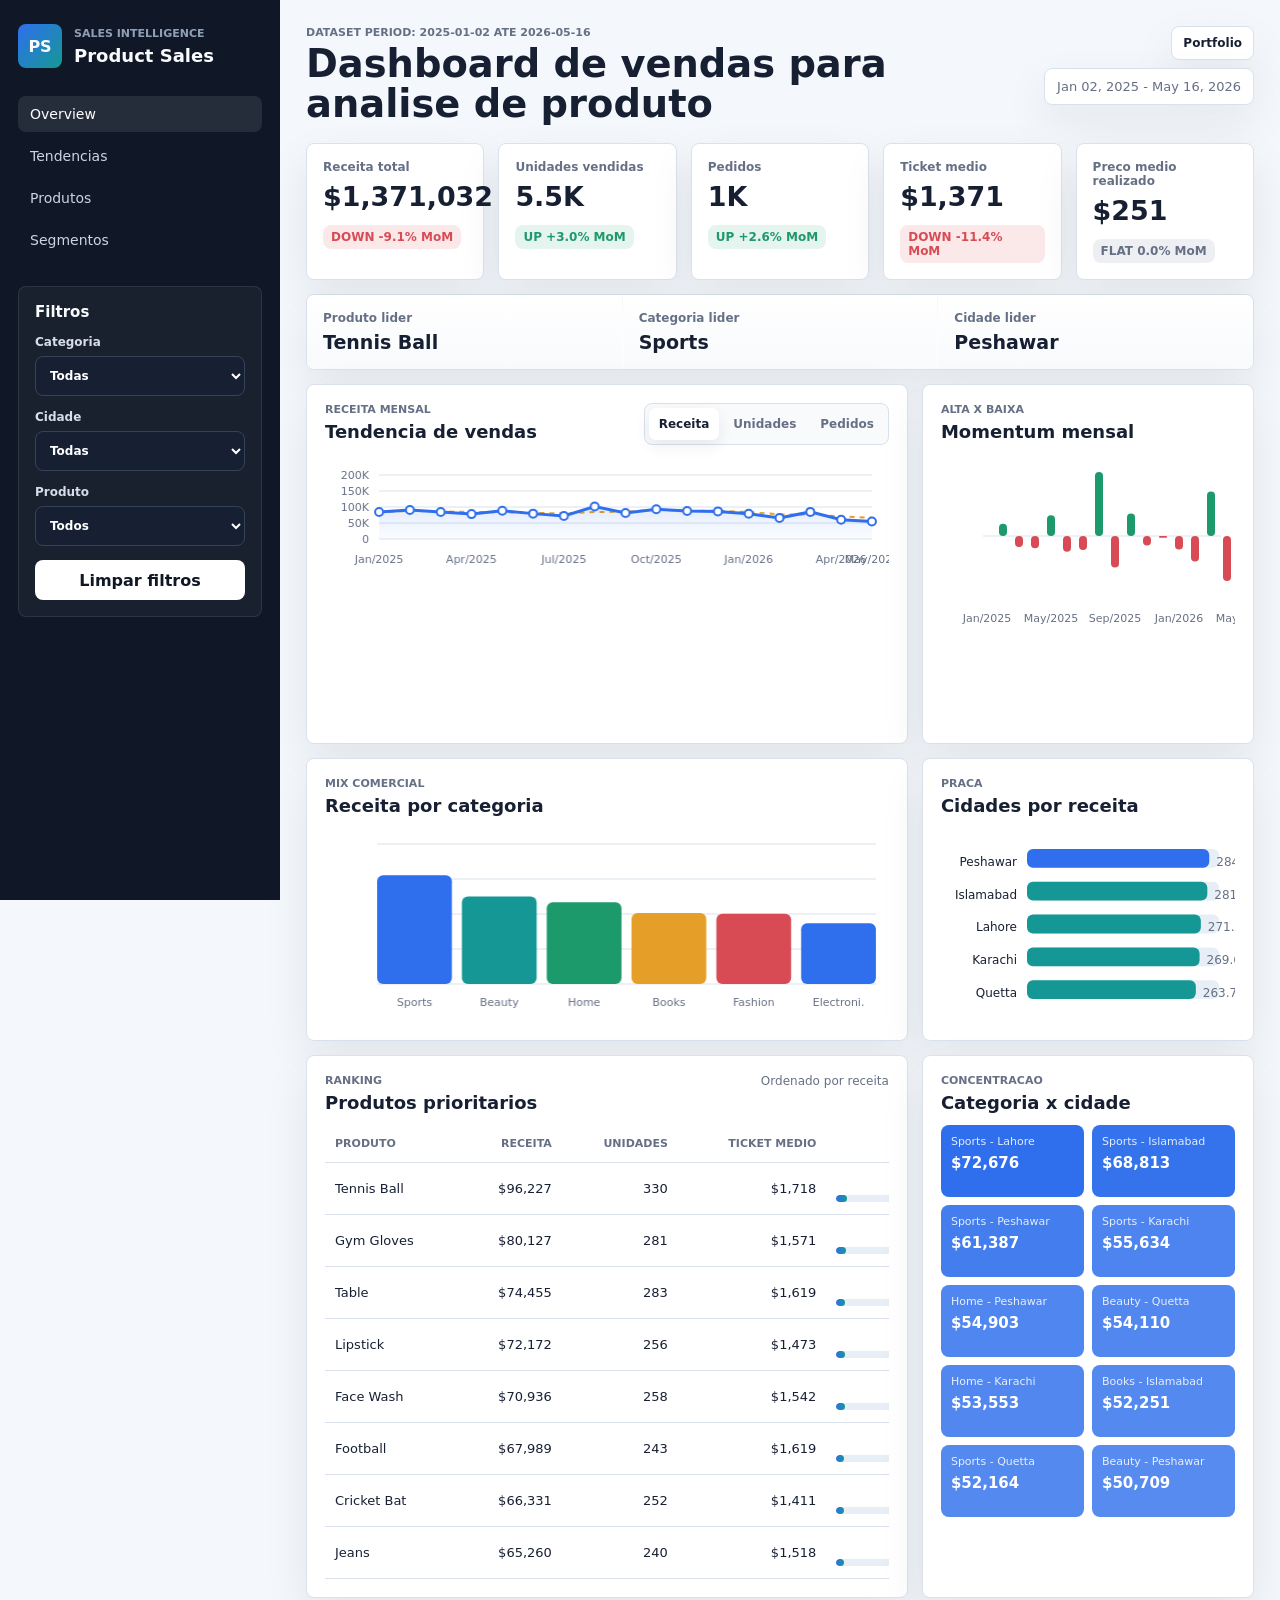
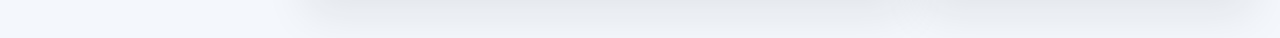
<file: docs/demos/productsalesanalysis/index.html>
<!doctype html>
<html lang="pt-BR">
  <head>
    <meta charset="utf-8" />
    <meta name="viewport" content="width=device-width, initial-scale=1" />
    <title>Product Sales Dashboard</title>
    <meta
      name="description"
      content="Dashboard estatico de vendas de produtos com KPIs, tendencias, segmentacao e ranking comercial."
    />
    <link rel="stylesheet" href="assets/styles.css" />
  </head>
  <body>
    <div class="app-shell">
      <aside class="sidebar">
        <div class="brand-block">
          <div class="brand-mark">PS</div>
          <div>
            <p class="eyebrow">Sales Intelligence</p>
            <h1>Product Sales</h1>
          </div>
        </div>

        <nav class="nav-list" aria-label="Dashboard sections">
          <a href="#overview" class="active">Overview</a>
          <a href="#trends">Tendencias</a>
          <a href="#products">Produtos</a>
          <a href="#segments">Segmentos</a>
        </nav>

        <section class="filter-panel" aria-label="Filtros">
          <h2>Filtros</h2>
          <label>
            Categoria
            <select id="categoryFilter">
              <option value="all">Todas</option>
              <option value="Beauty">Beauty</option>
              <option value="Books">Books</option>
              <option value="Electronics">Electronics</option>
              <option value="Fashion">Fashion</option>
              <option value="Home">Home</option>
              <option value="Sports">Sports</option>
            </select>
          </label>
          <label>
            Cidade
            <select id="cityFilter">
              <option value="all">Todas</option>
              <option value="Islamabad">Islamabad</option>
              <option value="Karachi">Karachi</option>
              <option value="Lahore">Lahore</option>
              <option value="Peshawar">Peshawar</option>
              <option value="Quetta">Quetta</option>
            </select>
          </label>
          <label>
            Produto
            <select id="productFilter">
              <option value="all">Todos</option>
              <option value="Chair">Chair</option>
              <option value="Coffee Mug">Coffee Mug</option>
              <option value="Cricket Bat">Cricket Bat</option>
              <option value="Face Wash">Face Wash</option>
              <option value="Football">Football</option>
              <option value="Gym Gloves">Gym Gloves</option>
              <option value="Headphones">Headphones</option>
              <option value="History Book">History Book</option>
              <option value="Jacket">Jacket</option>
              <option value="Jeans">Jeans</option>
              <option value="Keyboard">Keyboard</option>
              <option value="Lamp">Lamp</option>
              <option value="Lipstick">Lipstick</option>
              <option value="Math Guide">Math Guide</option>
              <option value="Novel">Novel</option>
              <option value="Perfume">Perfume</option>
              <option value="Science Book">Science Book</option>
              <option value="Shampoo">Shampoo</option>
              <option value="Shoes">Shoes</option>
              <option value="Smart Watch">Smart Watch</option>
              <option value="T-Shirt">T-Shirt</option>
              <option value="Table">Table</option>
              <option value="Tennis Ball">Tennis Ball</option>
              <option value="Wireless Mouse">Wireless Mouse</option>
            </select>
          </label>
          <button id="resetFilters" type="button">Limpar filtros</button>
        </section>
      </aside>

      <main>
        <header class="topbar" id="overview">
          <div>
            <p class="eyebrow">Dataset period: 2025-01-02 ate 2026-05-16</p>
            <h2>Dashboard de vendas para analise de produto</h2>
          </div>
          <div class="topbar-actions">
            <a class="portfolio-link" href="../../">Portfolio</a>
            <div class="status-pill" id="periodLabel">Carregando dados</div>
          </div>
        </header>

        <section class="empty-state" id="emptyState" hidden>
          Nenhum dado encontrado para os filtros selecionados.
        </section>

        <section class="kpi-grid" id="kpiGrid" aria-label="Indicadores principais"></section>

        <section class="insight-strip" aria-label="Resumo executivo">
          <div>
            <span>Produto lider</span>
            <strong id="leaderProduct">-</strong>
          </div>
          <div>
            <span>Categoria lider</span>
            <strong id="leaderCategory">-</strong>
          </div>
          <div>
            <span>Cidade lider</span>
            <strong id="leaderCity">-</strong>
          </div>
        </section>

        <section class="dashboard-grid" id="trends">
          <article class="panel panel-wide">
            <div class="panel-header">
              <div>
                <p class="eyebrow">Receita mensal</p>
                <h3>Tendencia de vendas</h3>
              </div>
              <div class="segmented" role="group" aria-label="Metrica temporal">
                <button class="active" data-timeseries="revenue" type="button">Receita</button>
                <button data-timeseries="units" type="button">Unidades</button>
                <button data-timeseries="orders" type="button">Pedidos</button>
              </div>
            </div>
            <canvas id="trendChart" height="120"></canvas>
          </article>

          <article class="panel">
            <div class="panel-header">
              <div>
                <p class="eyebrow">Alta x baixa</p>
                <h3>Momentum mensal</h3>
              </div>
            </div>
            <canvas id="momentumChart" height="180"></canvas>
          </article>
        </section>

        <section class="dashboard-grid" id="products">
          <article class="panel">
            <div class="panel-header">
              <div>
                <p class="eyebrow">Mix comercial</p>
                <h3>Receita por categoria</h3>
              </div>
            </div>
            <canvas id="categoryChart" height="190"></canvas>
          </article>

          <article class="panel">
            <div class="panel-header">
              <div>
                <p class="eyebrow">Praca</p>
                <h3>Cidades por receita</h3>
              </div>
            </div>
            <canvas id="cityChart" height="190"></canvas>
          </article>
        </section>

        <section class="dashboard-grid" id="segments">
          <article class="panel panel-wide">
            <div class="panel-header">
              <div>
                <p class="eyebrow">Ranking</p>
                <h3>Produtos prioritarios</h3>
              </div>
              <span class="muted">Ordenado por receita</span>
            </div>
            <div class="table-wrap">
              <table>
                <thead>
                  <tr>
                    <th>Produto</th>
                    <th>Receita</th>
                    <th>Unidades</th>
                    <th>Ticket medio</th>
                    <th>Share</th>
                  </tr>
                </thead>
                <tbody id="productTable"></tbody>
              </table>
            </div>
          </article>

          <article class="panel">
            <div class="panel-header">
              <div>
                <p class="eyebrow">Concentracao</p>
                <h3>Categoria x cidade</h3>
              </div>
            </div>
            <div id="heatmap" class="heatmap"></div>
          </article>
        </section>
      </main>
    </div>

    <script>window.STATIC_SALES_DATA_URL = "assets/sales-data.json";</script>
    <script src="assets/app.js"></script>
  </body>
</html>
</file>
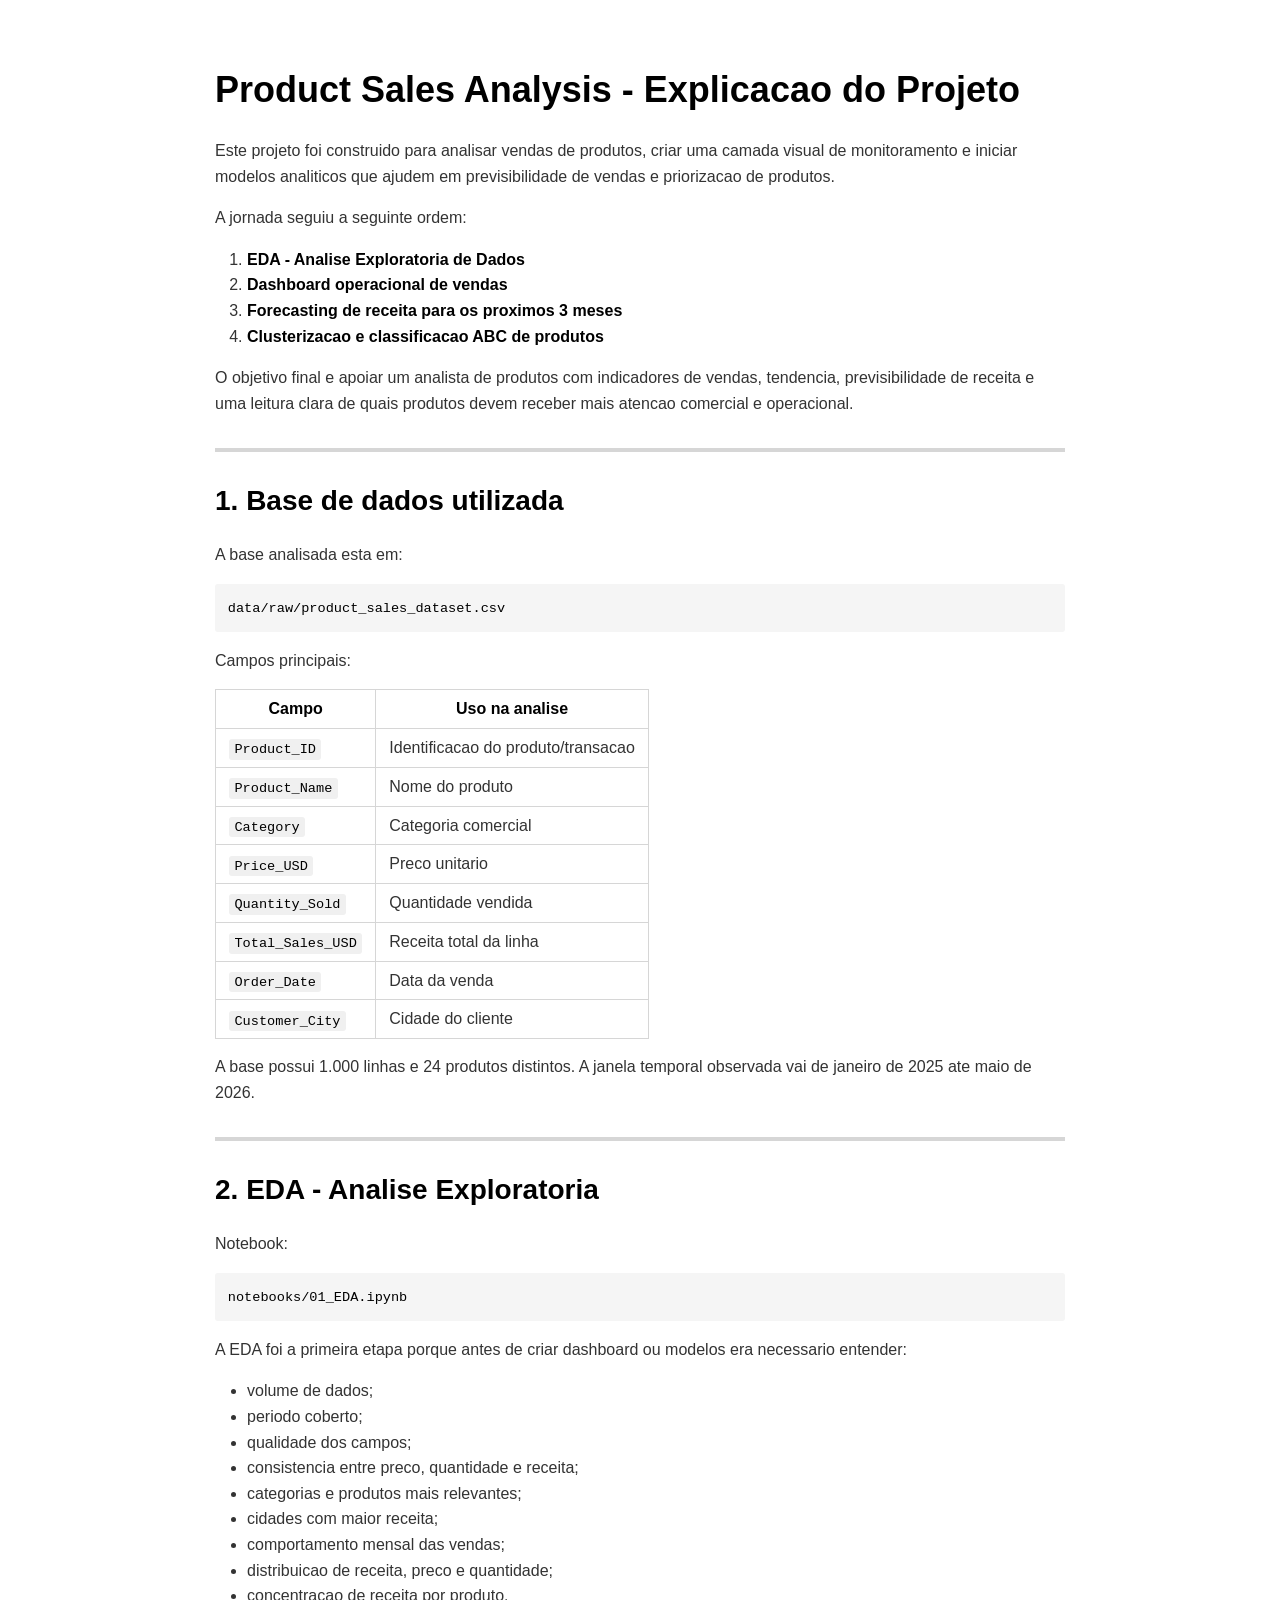
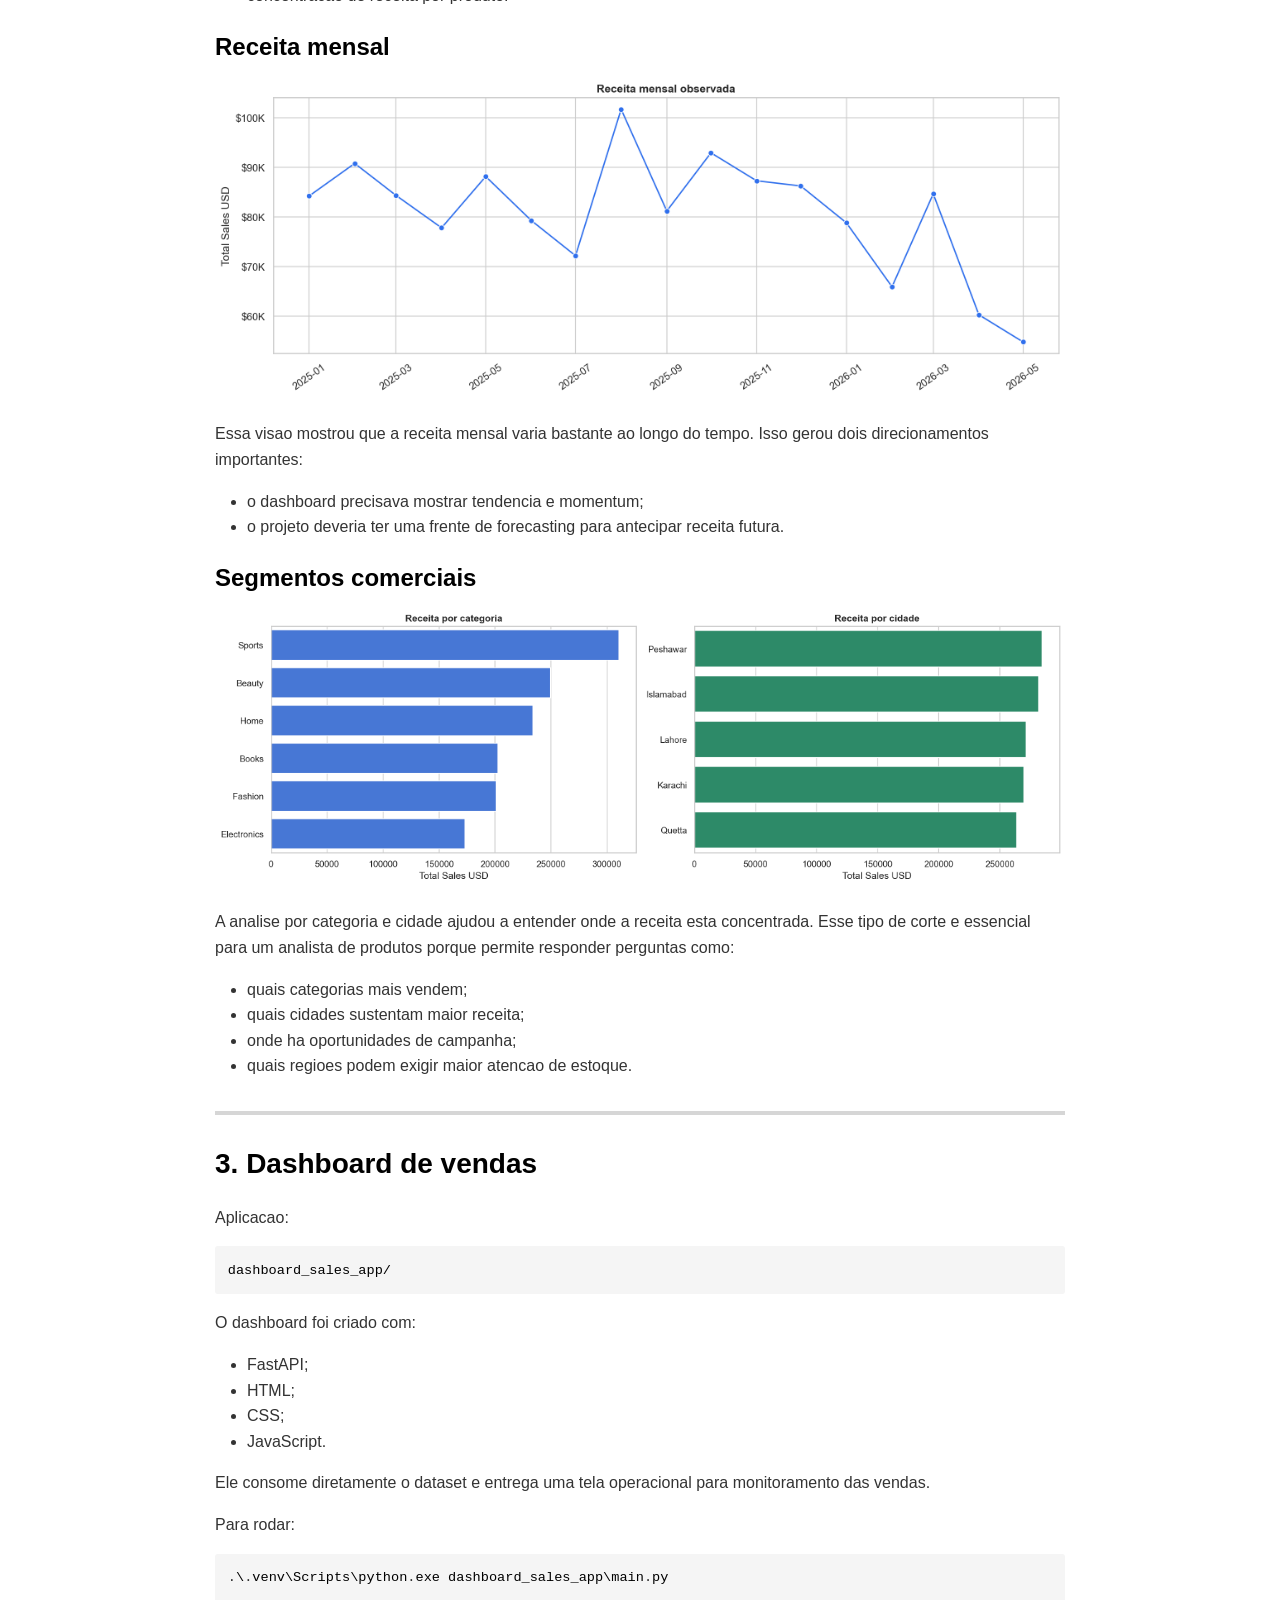
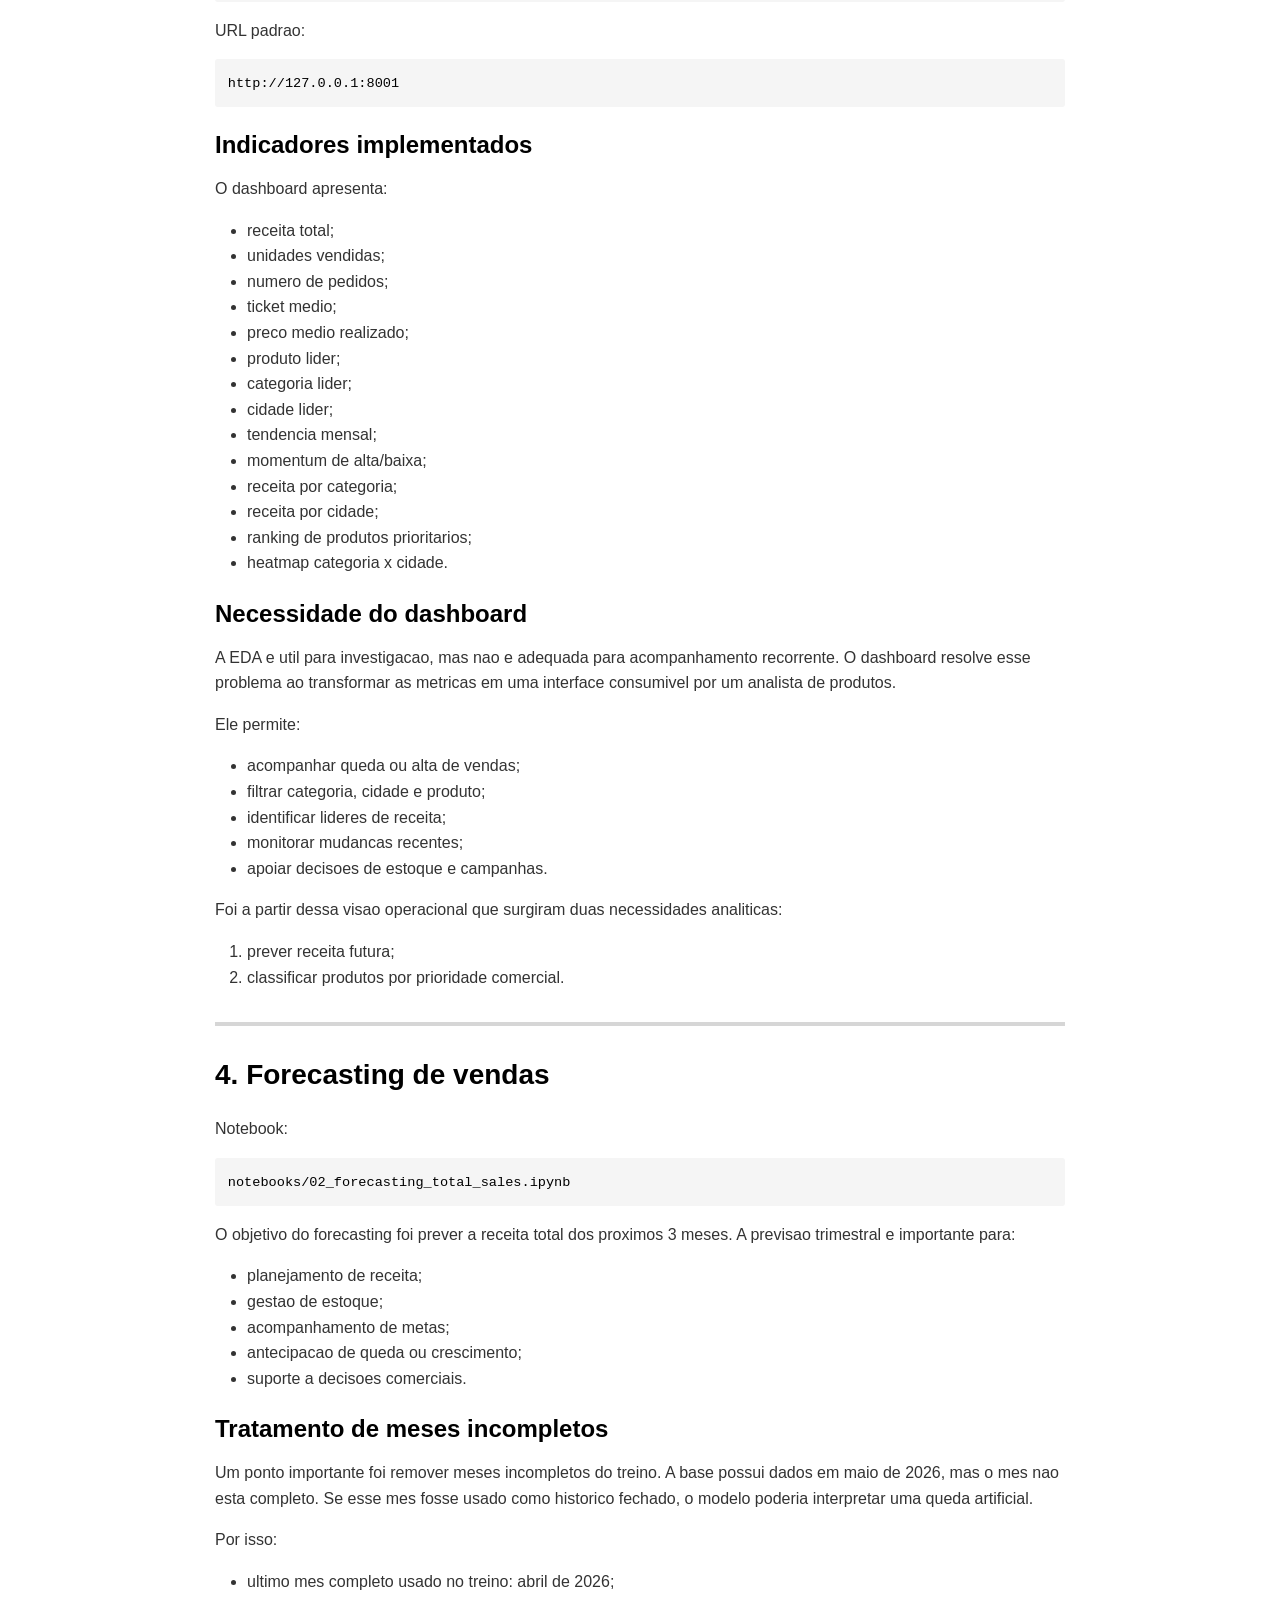
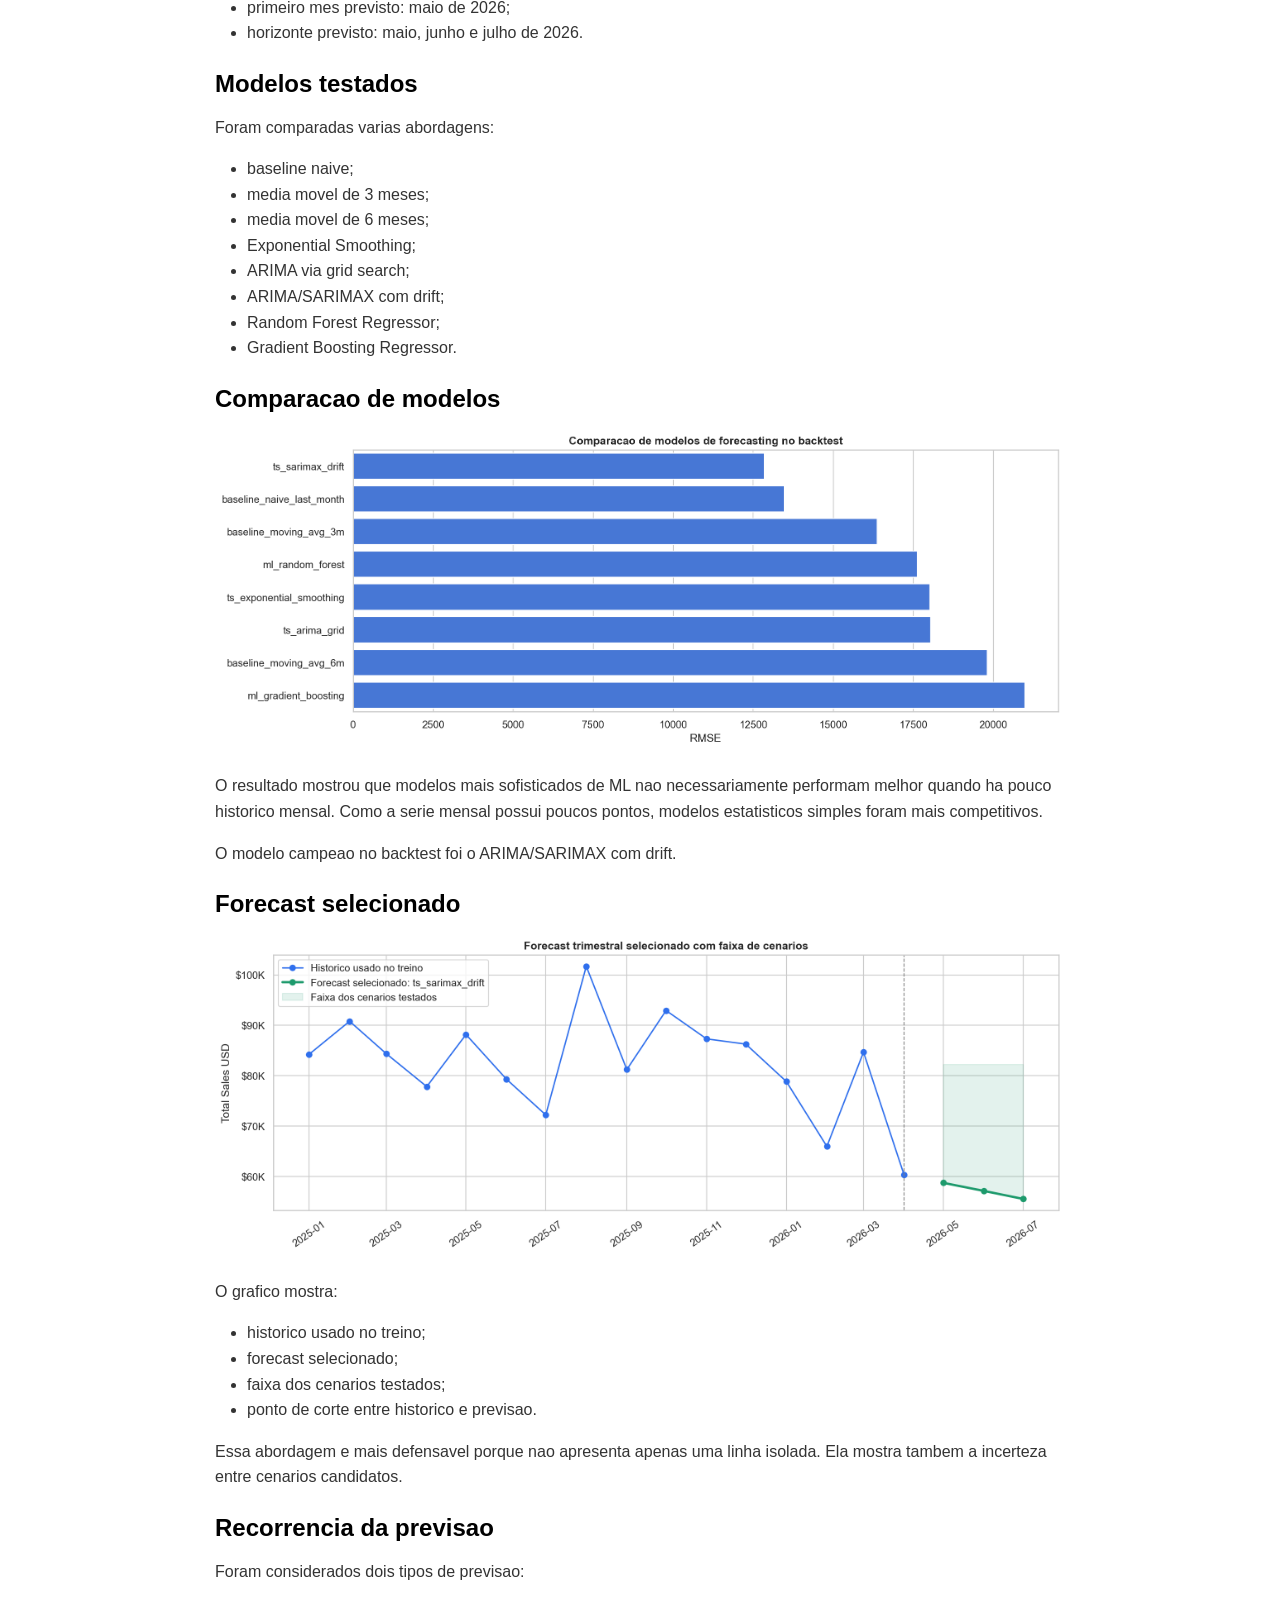
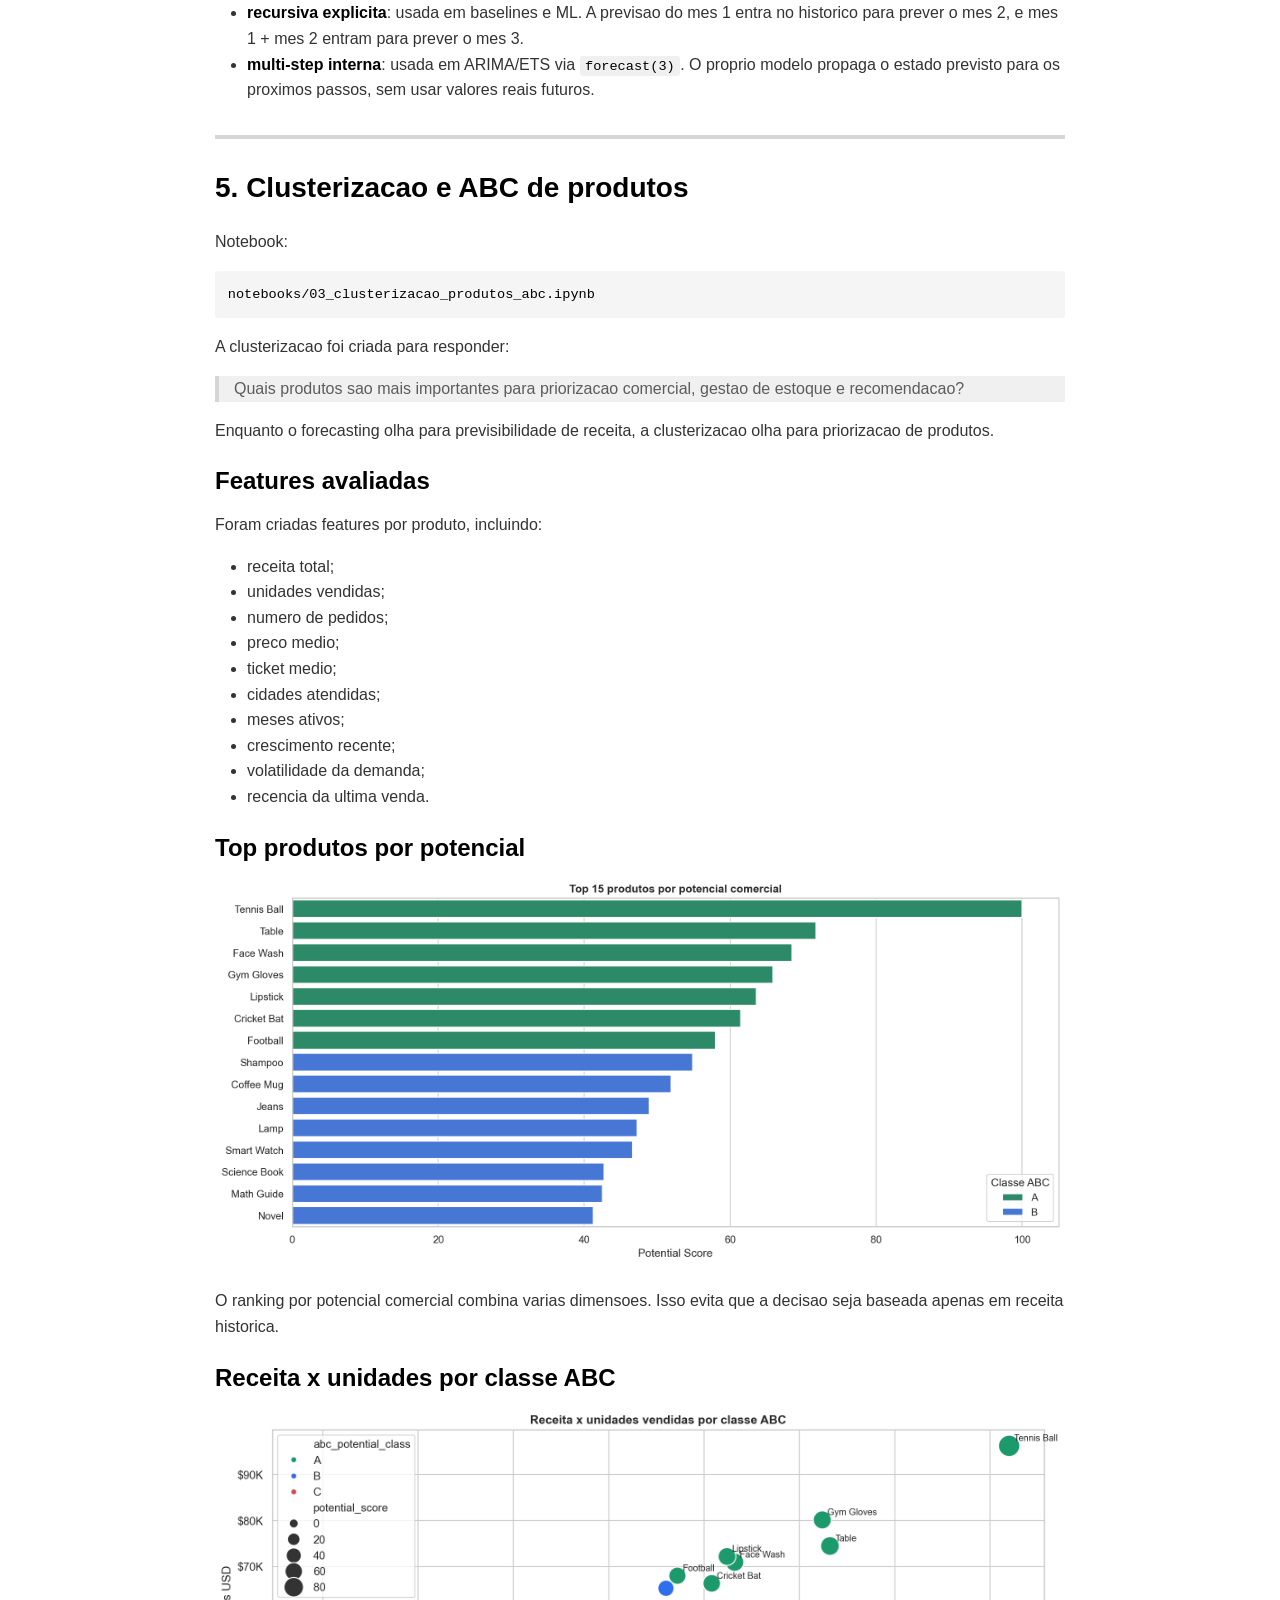
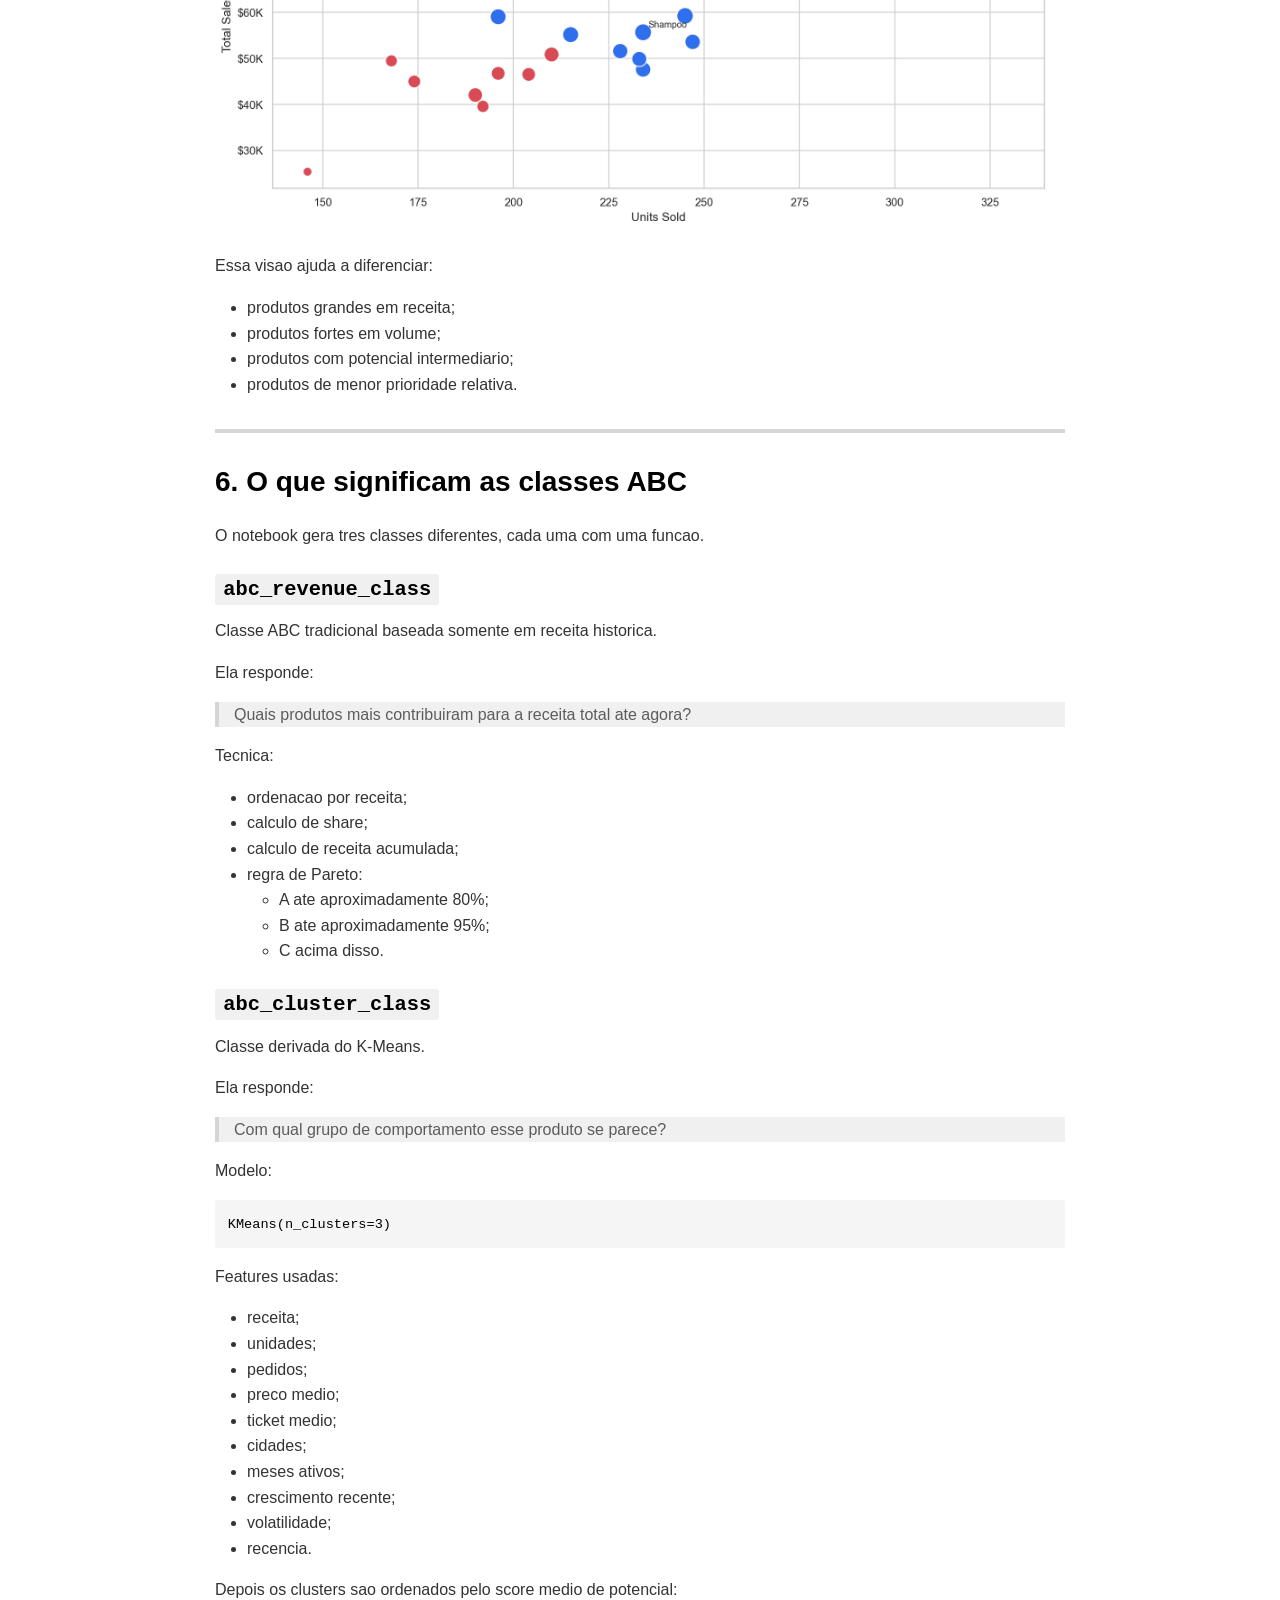
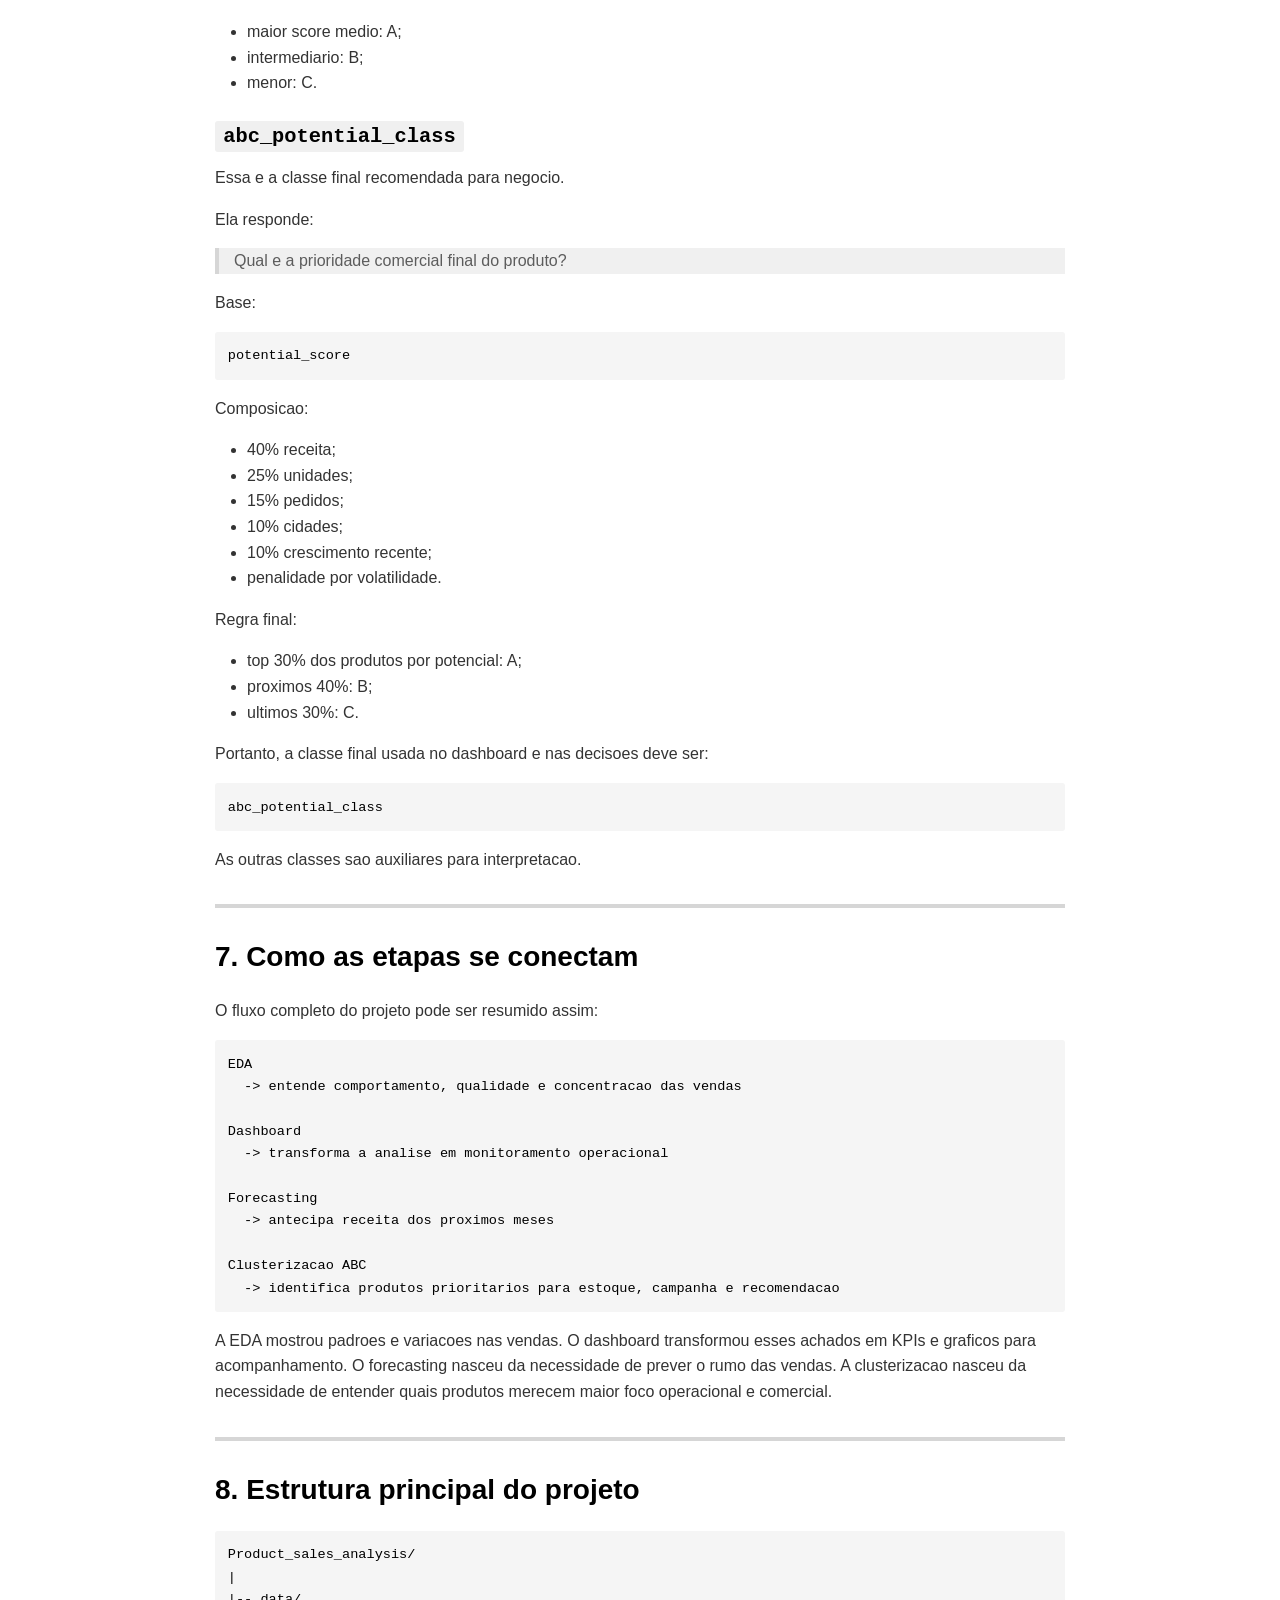
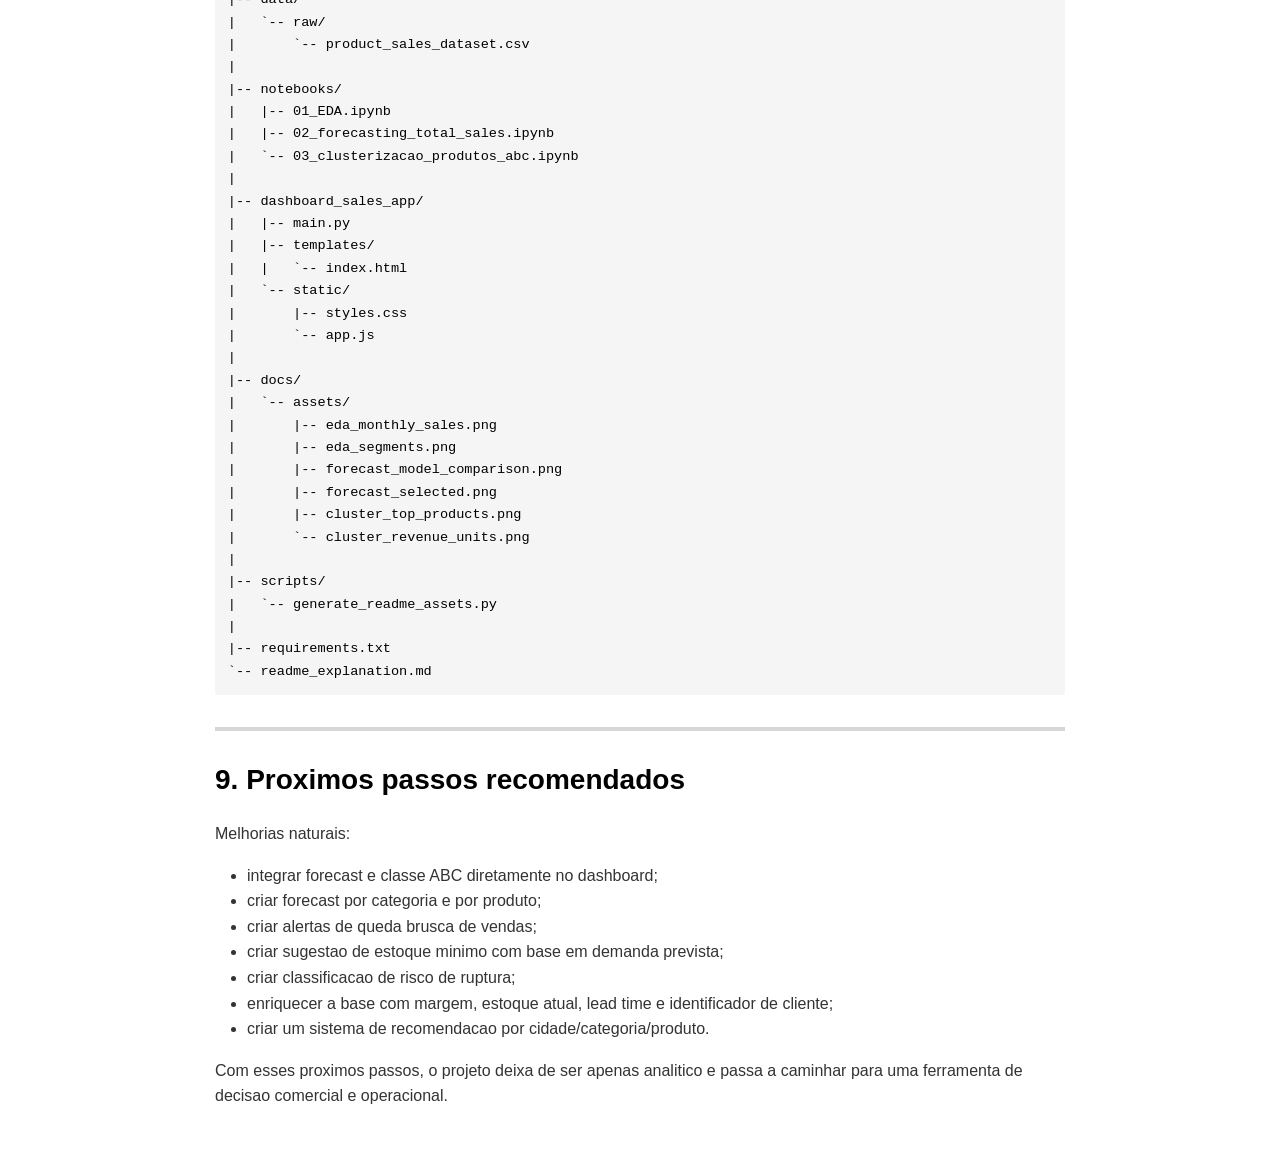
<file: readme_explanation.html>
<!DOCTYPE html><html><head>
      <title>readme_explanation</title>
      <meta charset="utf-8">
      <meta name="viewport" content="width=device-width, initial-scale=1.0">
      
      <link rel="stylesheet" href="file:///c:\Users\vinicius\.vscode\extensions\shd101wyy.markdown-preview-enhanced-0.8.26\crossnote\dependencies\katex\katex.min.css">
      
      
      
      
      
      
      
      <style>
      code[class*=language-],pre[class*=language-]{color:#333;background:0 0;font-family:Consolas,"Liberation Mono",Menlo,Courier,monospace;text-align:left;white-space:pre;word-spacing:normal;word-break:normal;word-wrap:normal;line-height:1.4;-moz-tab-size:8;-o-tab-size:8;tab-size:8;-webkit-hyphens:none;-moz-hyphens:none;-ms-hyphens:none;hyphens:none}pre[class*=language-]{padding:.8em;overflow:auto;border-radius:3px;background:#f5f5f5}:not(pre)>code[class*=language-]{padding:.1em;border-radius:.3em;white-space:normal;background:#f5f5f5}.token.blockquote,.token.comment{color:#969896}.token.cdata{color:#183691}.token.doctype,.token.macro.property,.token.punctuation,.token.variable{color:#333}.token.builtin,.token.important,.token.keyword,.token.operator,.token.rule{color:#a71d5d}.token.attr-value,.token.regex,.token.string,.token.url{color:#183691}.token.atrule,.token.boolean,.token.code,.token.command,.token.constant,.token.entity,.token.number,.token.property,.token.symbol{color:#0086b3}.token.prolog,.token.selector,.token.tag{color:#63a35c}.token.attr-name,.token.class,.token.class-name,.token.function,.token.id,.token.namespace,.token.pseudo-class,.token.pseudo-element,.token.url-reference .token.variable{color:#795da3}.token.entity{cursor:help}.token.title,.token.title .token.punctuation{font-weight:700;color:#1d3e81}.token.list{color:#ed6a43}.token.inserted{background-color:#eaffea;color:#55a532}.token.deleted{background-color:#ffecec;color:#bd2c00}.token.bold{font-weight:700}.token.italic{font-style:italic}.language-json .token.property{color:#183691}.language-markup .token.tag .token.punctuation{color:#333}.language-css .token.function,code.language-css{color:#0086b3}.language-yaml .token.atrule{color:#63a35c}code.language-yaml{color:#183691}.language-ruby .token.function{color:#333}.language-markdown .token.url{color:#795da3}.language-makefile .token.symbol{color:#795da3}.language-makefile .token.variable{color:#183691}.language-makefile .token.builtin{color:#0086b3}.language-bash .token.keyword{color:#0086b3}pre[data-line]{position:relative;padding:1em 0 1em 3em}pre[data-line] .line-highlight-wrapper{position:absolute;top:0;left:0;background-color:transparent;display:block;width:100%}pre[data-line] .line-highlight{position:absolute;left:0;right:0;padding:inherit 0;margin-top:1em;background:hsla(24,20%,50%,.08);background:linear-gradient(to right,hsla(24,20%,50%,.1) 70%,hsla(24,20%,50%,0));pointer-events:none;line-height:inherit;white-space:pre}pre[data-line] .line-highlight:before,pre[data-line] .line-highlight[data-end]:after{content:attr(data-start);position:absolute;top:.4em;left:.6em;min-width:1em;padding:0 .5em;background-color:hsla(24,20%,50%,.4);color:#f4f1ef;font:bold 65%/1.5 sans-serif;text-align:center;vertical-align:.3em;border-radius:999px;text-shadow:none;box-shadow:0 1px #fff}pre[data-line] .line-highlight[data-end]:after{content:attr(data-end);top:auto;bottom:.4em}html body{font-family:'Helvetica Neue',Helvetica,'Segoe UI',Arial,freesans,sans-serif;font-size:16px;line-height:1.6;color:#333;background-color:#fff;overflow:initial;box-sizing:border-box;word-wrap:break-word}html body>:first-child{margin-top:0}html body h1,html body h2,html body h3,html body h4,html body h5,html body h6{line-height:1.2;margin-top:1em;margin-bottom:16px;color:#000}html body h1{font-size:2.25em;font-weight:300;padding-bottom:.3em}html body h2{font-size:1.75em;font-weight:400;padding-bottom:.3em}html body h3{font-size:1.5em;font-weight:500}html body h4{font-size:1.25em;font-weight:600}html body h5{font-size:1.1em;font-weight:600}html body h6{font-size:1em;font-weight:600}html body h1,html body h2,html body h3,html body h4,html body h5{font-weight:600}html body h5{font-size:1em}html body h6{color:#5c5c5c}html body strong{color:#000}html body del{color:#5c5c5c}html body a:not([href]){color:inherit;text-decoration:none}html body a{color:#08c;text-decoration:none}html body a:hover{color:#00a3f5;text-decoration:none}html body img{max-width:100%}html body>p{margin-top:0;margin-bottom:16px;word-wrap:break-word}html body>ol,html body>ul{margin-bottom:16px}html body ol,html body ul{padding-left:2em}html body ol.no-list,html body ul.no-list{padding:0;list-style-type:none}html body ol ol,html body ol ul,html body ul ol,html body ul ul{margin-top:0;margin-bottom:0}html body li{margin-bottom:0}html body li.task-list-item{list-style:none}html body li>p{margin-top:0;margin-bottom:0}html body .task-list-item-checkbox{margin:0 .2em .25em -1.8em;vertical-align:middle}html body .task-list-item-checkbox:hover{cursor:pointer}html body blockquote{margin:16px 0;font-size:inherit;padding:0 15px;color:#5c5c5c;background-color:#f0f0f0;border-left:4px solid #d6d6d6}html body blockquote>:first-child{margin-top:0}html body blockquote>:last-child{margin-bottom:0}html body hr{height:4px;margin:32px 0;background-color:#d6d6d6;border:0 none}html body table{margin:10px 0 15px 0;border-collapse:collapse;border-spacing:0;display:block;width:100%;overflow:auto;word-break:normal;word-break:keep-all}html body table th{font-weight:700;color:#000}html body table td,html body table th{border:1px solid #d6d6d6;padding:6px 13px}html body dl{padding:0}html body dl dt{padding:0;margin-top:16px;font-size:1em;font-style:italic;font-weight:700}html body dl dd{padding:0 16px;margin-bottom:16px}html body code{font-family:Menlo,Monaco,Consolas,'Courier New',monospace;font-size:.85em;color:#000;background-color:#f0f0f0;border-radius:3px;padding:.2em 0}html body code::after,html body code::before{letter-spacing:-.2em;content:'\00a0'}html body pre>code{padding:0;margin:0;word-break:normal;white-space:pre;background:0 0;border:0}html body .highlight{margin-bottom:16px}html body .highlight pre,html body pre{padding:1em;overflow:auto;line-height:1.45;border:#d6d6d6;border-radius:3px}html body .highlight pre{margin-bottom:0;word-break:normal}html body pre code,html body pre tt{display:inline;max-width:initial;padding:0;margin:0;overflow:initial;line-height:inherit;word-wrap:normal;background-color:transparent;border:0}html body pre code:after,html body pre code:before,html body pre tt:after,html body pre tt:before{content:normal}html body blockquote,html body dl,html body ol,html body p,html body pre,html body ul{margin-top:0;margin-bottom:16px}html body kbd{color:#000;border:1px solid #d6d6d6;border-bottom:2px solid #c7c7c7;padding:2px 4px;background-color:#f0f0f0;border-radius:3px}@media print{html body{background-color:#fff}html body h1,html body h2,html body h3,html body h4,html body h5,html body h6{color:#000;page-break-after:avoid}html body blockquote{color:#5c5c5c}html body pre{page-break-inside:avoid}html body table{display:table}html body img{display:block;max-width:100%;max-height:100%}html body code,html body pre{word-wrap:break-word;white-space:pre}}.markdown-preview{width:100%;height:100%;box-sizing:border-box}.markdown-preview ul{list-style:disc}.markdown-preview ul ul{list-style:circle}.markdown-preview ul ul ul{list-style:square}.markdown-preview ol{list-style:decimal}.markdown-preview ol ol,.markdown-preview ul ol{list-style-type:lower-roman}.markdown-preview ol ol ol,.markdown-preview ol ul ol,.markdown-preview ul ol ol,.markdown-preview ul ul ol{list-style-type:lower-alpha}.markdown-preview .newpage,.markdown-preview .pagebreak{page-break-before:always}.markdown-preview pre.line-numbers{position:relative;padding-left:3.8em;counter-reset:linenumber}.markdown-preview pre.line-numbers>code{position:relative}.markdown-preview pre.line-numbers .line-numbers-rows{position:absolute;pointer-events:none;top:1em;font-size:100%;left:0;width:3em;letter-spacing:-1px;border-right:1px solid #999;-webkit-user-select:none;-moz-user-select:none;-ms-user-select:none;user-select:none}.markdown-preview pre.line-numbers .line-numbers-rows>span{pointer-events:none;display:block;counter-increment:linenumber}.markdown-preview pre.line-numbers .line-numbers-rows>span:before{content:counter(linenumber);color:#999;display:block;padding-right:.8em;text-align:right}.markdown-preview .mathjax-exps .MathJax_Display{text-align:center!important}.markdown-preview:not([data-for=preview]) .code-chunk .code-chunk-btn-group{display:none}.markdown-preview:not([data-for=preview]) .code-chunk .status{display:none}.markdown-preview:not([data-for=preview]) .code-chunk .output-div{margin-bottom:16px}.markdown-preview .md-toc{padding:0}.markdown-preview .md-toc .md-toc-details{margin:0;padding:0;border:none}.markdown-preview .md-toc summary.md-toc-link-wrapper{cursor:pointer;list-style-position:outside}.markdown-preview .md-toc summary.md-toc-link-wrapper::marker{font-size:.85em}.markdown-preview .md-toc .md-toc-link-wrapper .md-toc-link{display:inline;padding:.25rem 0}.markdown-preview .md-toc .md-toc-link-wrapper .md-toc-link div,.markdown-preview .md-toc .md-toc-link-wrapper .md-toc-link p{display:inline}.markdown-preview .md-toc .md-toc-link-wrapper.highlighted .md-toc-link{font-weight:800}.markdown-preview .md-toc .md-toc-link-wrapper[data-level='0']{margin-left:12px}.markdown-preview .md-toc .md-toc-link-wrapper[data-level='1']{margin-left:28px}.markdown-preview .md-toc .md-toc-link-wrapper[data-level='2']{margin-left:44px}.markdown-preview .md-toc .md-toc-link-wrapper[data-level='3']{margin-left:60px}.markdown-preview .md-toc .md-toc-link-wrapper[data-level='4']{margin-left:76px}.markdown-preview .md-toc .md-toc-link-wrapper[data-level='5']{margin-left:80px}.markdown-preview a.tag,.markdown-preview a.tag:active,.markdown-preview a.tag:link,.markdown-preview a.tag:visited,.markdown-preview span.tag:not(.token){display:inline-block;background-color:var(--vscode-badge-background,rgba(127,127,127,.18));color:var(--vscode-badge-foreground,currentColor);border-radius:2em;font-size:.85em;font-weight:500;padding:.05em .55em;line-height:1.5;white-space:nowrap;text-decoration:none;text-shadow:none;box-shadow:none;transition:background-color .12s ease,opacity .12s ease}.markdown-preview a.tag{cursor:pointer}.markdown-preview a.tag:focus,.markdown-preview a.tag:hover{background-color:var(--vscode-badge-background,rgba(127,127,127,.32));color:var(--vscode-badge-foreground,currentColor);opacity:.85;text-decoration:none;outline:0}.markdown-preview .wikilink-embed-content{border-left:3px solid var(--vscode-textBlockQuote-border,rgba(128,128,128,.3));background:var(--vscode-textBlockQuote-background,rgba(128,128,128,.05));margin:.5em 0;padding:.5em .75em;border-radius:0 3px 3px 0}.markdown-preview .wikilink-embed-content.wikilink-embed-error{border-left-color:var(--vscode-errorForeground,#cf222e);color:var(--vscode-errorForeground,#cf222e);font-style:italic;opacity:.8}.markdown-preview .wikilink-embed-content h1:first-child,.markdown-preview .wikilink-embed-content h2:first-child,.markdown-preview .wikilink-embed-content h3:first-child,.markdown-preview .wikilink-embed-content h4:first-child,.markdown-preview .wikilink-embed-content h5:first-child,.markdown-preview .wikilink-embed-content h6:first-child{margin-top:.25em}.markdown-preview .wikilink-embed-content .wikilink-embed-content{margin:.25em 0;padding:.25em .5em}.markdown-preview .block-id{display:none}.scrollbar-style::-webkit-scrollbar{width:8px}.scrollbar-style::-webkit-scrollbar-track{border-radius:10px;background-color:transparent}.scrollbar-style::-webkit-scrollbar-thumb{border-radius:5px;background-color:rgba(150,150,150,.66);border:4px solid rgba(150,150,150,.66);background-clip:content-box}html body[for=html-export]:not([data-presentation-mode]){position:relative;width:100%;height:100%;top:0;left:0;margin:0;padding:0;overflow:auto}html body[for=html-export]:not([data-presentation-mode]) .markdown-preview{position:relative;top:0;min-height:100vh}@media screen and (min-width:914px){html body[for=html-export]:not([data-presentation-mode]) .markdown-preview{padding:2em calc(50% - 457px + 2em)}}@media screen and (max-width:914px){html body[for=html-export]:not([data-presentation-mode]) .markdown-preview{padding:2em}}@media screen and (max-width:450px){html body[for=html-export]:not([data-presentation-mode]) .markdown-preview{font-size:14px!important;padding:1em}}@media print{html body[for=html-export]:not([data-presentation-mode]) #sidebar-toc-btn{display:none}}html body[for=html-export]:not([data-presentation-mode]) #sidebar-toc-btn{position:fixed;bottom:8px;left:8px;font-size:28px;cursor:pointer;color:inherit;z-index:99;width:32px;text-align:center;opacity:.4}html body[for=html-export]:not([data-presentation-mode])[html-show-sidebar-toc] #sidebar-toc-btn{opacity:1}html body[for=html-export]:not([data-presentation-mode])[html-show-sidebar-toc] .md-sidebar-toc{position:fixed;top:0;left:0;width:300px;height:100%;padding:32px 0 48px 0;font-size:14px;box-shadow:0 0 4px rgba(150,150,150,.33);box-sizing:border-box;overflow:auto;background-color:inherit}html body[for=html-export]:not([data-presentation-mode])[html-show-sidebar-toc] .md-sidebar-toc::-webkit-scrollbar{width:8px}html body[for=html-export]:not([data-presentation-mode])[html-show-sidebar-toc] .md-sidebar-toc::-webkit-scrollbar-track{border-radius:10px;background-color:transparent}html body[for=html-export]:not([data-presentation-mode])[html-show-sidebar-toc] .md-sidebar-toc::-webkit-scrollbar-thumb{border-radius:5px;background-color:rgba(150,150,150,.66);border:4px solid rgba(150,150,150,.66);background-clip:content-box}html body[for=html-export]:not([data-presentation-mode])[html-show-sidebar-toc] .md-sidebar-toc a{text-decoration:none}html body[for=html-export]:not([data-presentation-mode])[html-show-sidebar-toc] .md-sidebar-toc .md-toc{padding:0 16px}html body[for=html-export]:not([data-presentation-mode])[html-show-sidebar-toc] .md-sidebar-toc .md-toc .md-toc-details{margin:0;padding:0;border:none}html body[for=html-export]:not([data-presentation-mode])[html-show-sidebar-toc] .md-sidebar-toc .md-toc .md-toc-link-wrapper .md-toc-link{display:inline;padding:.25rem 0}html body[for=html-export]:not([data-presentation-mode])[html-show-sidebar-toc] .md-sidebar-toc .md-toc .md-toc-link-wrapper .md-toc-link div,html body[for=html-export]:not([data-presentation-mode])[html-show-sidebar-toc] .md-sidebar-toc .md-toc .md-toc-link-wrapper .md-toc-link p{display:inline}html body[for=html-export]:not([data-presentation-mode])[html-show-sidebar-toc] .md-sidebar-toc .md-toc .md-toc-link-wrapper.highlighted .md-toc-link{font-weight:800}html body[for=html-export]:not([data-presentation-mode])[html-show-sidebar-toc] .md-sidebar-toc .md-toc .md-toc-link-wrapper[data-level='0']{padding-left:0}html body[for=html-export]:not([data-presentation-mode])[html-show-sidebar-toc] .md-sidebar-toc .md-toc .md-toc-link-wrapper[data-level='1']{padding-left:16px}html body[for=html-export]:not([data-presentation-mode])[html-show-sidebar-toc] .md-sidebar-toc .md-toc .md-toc-link-wrapper[data-level='2']{padding-left:32px}html body[for=html-export]:not([data-presentation-mode])[html-show-sidebar-toc] .md-sidebar-toc .md-toc .md-toc-link-wrapper[data-level='3']{padding-left:48px}html body[for=html-export]:not([data-presentation-mode])[html-show-sidebar-toc] .md-sidebar-toc .md-toc .md-toc-link-wrapper[data-level='4']{padding-left:64px}html body[for=html-export]:not([data-presentation-mode])[html-show-sidebar-toc] .md-sidebar-toc .md-toc .md-toc-link-wrapper[data-level='5']{padding-left:80px}html body[for=html-export]:not([data-presentation-mode])[html-show-sidebar-toc] .markdown-preview{left:300px;width:calc(100% - 300px);padding:2em calc(50% - 457px - 300px / 2);margin:0;box-sizing:border-box}@media screen and (max-width:1274px){html body[for=html-export]:not([data-presentation-mode])[html-show-sidebar-toc] .markdown-preview{padding:2em}}@media screen and (max-width:450px){html body[for=html-export]:not([data-presentation-mode])[html-show-sidebar-toc] .markdown-preview{width:100%}}html body[for=html-export]:not([data-presentation-mode]):not([html-show-sidebar-toc]) .markdown-preview{left:50%;transform:translateX(-50%)}html body[for=html-export]:not([data-presentation-mode]):not([html-show-sidebar-toc]) .md-sidebar-toc{display:none}
/* Please visit the URL below for more information: */
/*   https://shd101wyy.github.io/markdown-preview-enhanced/#/customize-css */

      </style>
      <script type="text/javascript">
  document.addEventListener("DOMContentLoaded", function () {
    // your code here
  });
</script>
    </head>
    <body for="html-export">
      <div class="crossnote markdown-preview  ">
      
<h1 id="product-sales-analysis---explicacao-do-projeto">Product Sales Analysis - Explicacao do Projeto </h1>
<p>Este projeto foi construido para analisar vendas de produtos, criar uma camada visual de monitoramento e iniciar modelos analiticos que ajudem em previsibilidade de vendas e priorizacao de produtos.</p>
<p>A jornada seguiu a seguinte ordem:</p>
<ol>
<li><strong>EDA - Analise Exploratoria de Dados</strong></li>
<li><strong>Dashboard operacional de vendas</strong></li>
<li><strong>Forecasting de receita para os proximos 3 meses</strong></li>
<li><strong>Clusterizacao e classificacao ABC de produtos</strong></li>
</ol>
<p>O objetivo final e apoiar um analista de produtos com indicadores de vendas, tendencia, previsibilidade de receita e uma leitura clara de quais produtos devem receber mais atencao comercial e operacional.</p>
<hr>
<h2 id="1-base-de-dados-utilizada">1. Base de dados utilizada </h2>
<p>A base analisada esta em:</p>
<pre data-role="codeBlock" data-info="text" class="language-text text"><code>data/raw/product_sales_dataset.csv
</code></pre><p>Campos principais:</p>
<table>
<thead>
<tr>
<th>Campo</th>
<th>Uso na analise</th>
</tr>
</thead>
<tbody>
<tr>
<td><code>Product_ID</code></td>
<td>Identificacao do produto/transacao</td>
</tr>
<tr>
<td><code>Product_Name</code></td>
<td>Nome do produto</td>
</tr>
<tr>
<td><code>Category</code></td>
<td>Categoria comercial</td>
</tr>
<tr>
<td><code>Price_USD</code></td>
<td>Preco unitario</td>
</tr>
<tr>
<td><code>Quantity_Sold</code></td>
<td>Quantidade vendida</td>
</tr>
<tr>
<td><code>Total_Sales_USD</code></td>
<td>Receita total da linha</td>
</tr>
<tr>
<td><code>Order_Date</code></td>
<td>Data da venda</td>
</tr>
<tr>
<td><code>Customer_City</code></td>
<td>Cidade do cliente</td>
</tr>
</tbody>
</table>
<p>A base possui 1.000 linhas e 24 produtos distintos. A janela temporal observada vai de janeiro de 2025 ate maio de 2026.</p>
<hr>
<h2 id="2-eda---analise-exploratoria">2. EDA - Analise Exploratoria </h2>
<p>Notebook:</p>
<pre data-role="codeBlock" data-info="text" class="language-text text"><code>notebooks/01_EDA.ipynb
</code></pre><p>A EDA foi a primeira etapa porque antes de criar dashboard ou modelos era necessario entender:</p>
<ul>
<li>volume de dados;</li>
<li>periodo coberto;</li>
<li>qualidade dos campos;</li>
<li>consistencia entre preco, quantidade e receita;</li>
<li>categorias e produtos mais relevantes;</li>
<li>cidades com maior receita;</li>
<li>comportamento mensal das vendas;</li>
<li>distribuicao de receita, preco e quantidade;</li>
<li>concentracao de receita por produto.</li>
</ul>
<h3 id="receita-mensal">Receita mensal </h3>
<p><img src="docs/assets/eda_monthly_sales.png" alt="Receita mensal observada"></p>
<p>Essa visao mostrou que a receita mensal varia bastante ao longo do tempo. Isso gerou dois direcionamentos importantes:</p>
<ul>
<li>o dashboard precisava mostrar tendencia e momentum;</li>
<li>o projeto deveria ter uma frente de forecasting para antecipar receita futura.</li>
</ul>
<h3 id="segmentos-comerciais">Segmentos comerciais </h3>
<p><img src="docs/assets/eda_segments.png" alt="Receita por categoria e cidade"></p>
<p>A analise por categoria e cidade ajudou a entender onde a receita esta concentrada. Esse tipo de corte e essencial para um analista de produtos porque permite responder perguntas como:</p>
<ul>
<li>quais categorias mais vendem;</li>
<li>quais cidades sustentam maior receita;</li>
<li>onde ha oportunidades de campanha;</li>
<li>quais regioes podem exigir maior atencao de estoque.</li>
</ul>
<hr>
<h2 id="3-dashboard-de-vendas">3. Dashboard de vendas </h2>
<p>Aplicacao:</p>
<pre data-role="codeBlock" data-info="text" class="language-text text"><code>dashboard_sales_app/
</code></pre><p>O dashboard foi criado com:</p>
<ul>
<li>FastAPI;</li>
<li>HTML;</li>
<li>CSS;</li>
<li>JavaScript.</li>
</ul>
<p>Ele consome diretamente o dataset e entrega uma tela operacional para monitoramento das vendas.</p>
<p>Para rodar:</p>
<pre data-role="codeBlock" data-info="powershell" class="language-powershell powershell"><code><span class="token punctuation">.</span>\<span class="token punctuation">.</span>venv\Scripts\python<span class="token punctuation">.</span>exe dashboard_sales_app\main<span class="token punctuation">.</span>py
</code></pre><p>URL padrao:</p>
<pre data-role="codeBlock" data-info="text" class="language-text text"><code>http://127.0.0.1:8001
</code></pre><h3 id="indicadores-implementados">Indicadores implementados </h3>
<p>O dashboard apresenta:</p>
<ul>
<li>receita total;</li>
<li>unidades vendidas;</li>
<li>numero de pedidos;</li>
<li>ticket medio;</li>
<li>preco medio realizado;</li>
<li>produto lider;</li>
<li>categoria lider;</li>
<li>cidade lider;</li>
<li>tendencia mensal;</li>
<li>momentum de alta/baixa;</li>
<li>receita por categoria;</li>
<li>receita por cidade;</li>
<li>ranking de produtos prioritarios;</li>
<li>heatmap categoria x cidade.</li>
</ul>
<h3 id="necessidade-do-dashboard">Necessidade do dashboard </h3>
<p>A EDA e util para investigacao, mas nao e adequada para acompanhamento recorrente. O dashboard resolve esse problema ao transformar as metricas em uma interface consumivel por um analista de produtos.</p>
<p>Ele permite:</p>
<ul>
<li>acompanhar queda ou alta de vendas;</li>
<li>filtrar categoria, cidade e produto;</li>
<li>identificar lideres de receita;</li>
<li>monitorar mudancas recentes;</li>
<li>apoiar decisoes de estoque e campanhas.</li>
</ul>
<p>Foi a partir dessa visao operacional que surgiram duas necessidades analiticas:</p>
<ol>
<li>prever receita futura;</li>
<li>classificar produtos por prioridade comercial.</li>
</ol>
<hr>
<h2 id="4-forecasting-de-vendas">4. Forecasting de vendas </h2>
<p>Notebook:</p>
<pre data-role="codeBlock" data-info="text" class="language-text text"><code>notebooks/02_forecasting_total_sales.ipynb
</code></pre><p>O objetivo do forecasting foi prever a receita total dos proximos 3 meses. A previsao trimestral e importante para:</p>
<ul>
<li>planejamento de receita;</li>
<li>gestao de estoque;</li>
<li>acompanhamento de metas;</li>
<li>antecipacao de queda ou crescimento;</li>
<li>suporte a decisoes comerciais.</li>
</ul>
<h3 id="tratamento-de-meses-incompletos">Tratamento de meses incompletos </h3>
<p>Um ponto importante foi remover meses incompletos do treino. A base possui dados em maio de 2026, mas o mes nao esta completo. Se esse mes fosse usado como historico fechado, o modelo poderia interpretar uma queda artificial.</p>
<p>Por isso:</p>
<ul>
<li>ultimo mes completo usado no treino: abril de 2026;</li>
<li>primeiro mes previsto: maio de 2026;</li>
<li>horizonte previsto: maio, junho e julho de 2026.</li>
</ul>
<h3 id="modelos-testados">Modelos testados </h3>
<p>Foram comparadas varias abordagens:</p>
<ul>
<li>baseline naive;</li>
<li>media movel de 3 meses;</li>
<li>media movel de 6 meses;</li>
<li>Exponential Smoothing;</li>
<li>ARIMA via grid search;</li>
<li>ARIMA/SARIMAX com drift;</li>
<li>Random Forest Regressor;</li>
<li>Gradient Boosting Regressor.</li>
</ul>
<h3 id="comparacao-de-modelos">Comparacao de modelos </h3>
<p><img src="docs/assets/forecast_model_comparison.png" alt="Comparacao de modelos de forecasting"></p>
<p>O resultado mostrou que modelos mais sofisticados de ML nao necessariamente performam melhor quando ha pouco historico mensal. Como a serie mensal possui poucos pontos, modelos estatisticos simples foram mais competitivos.</p>
<p>O modelo campeao no backtest foi o ARIMA/SARIMAX com drift.</p>
<h3 id="forecast-selecionado">Forecast selecionado </h3>
<p><img src="docs/assets/forecast_selected.png" alt="Forecast selecionado"></p>
<p>O grafico mostra:</p>
<ul>
<li>historico usado no treino;</li>
<li>forecast selecionado;</li>
<li>faixa dos cenarios testados;</li>
<li>ponto de corte entre historico e previsao.</li>
</ul>
<p>Essa abordagem e mais defensavel porque nao apresenta apenas uma linha isolada. Ela mostra tambem a incerteza entre cenarios candidatos.</p>
<h3 id="recorrencia-da-previsao">Recorrencia da previsao </h3>
<p>Foram considerados dois tipos de previsao:</p>
<ul>
<li><strong>recursiva explicita</strong>: usada em baselines e ML. A previsao do mes 1 entra no historico para prever o mes 2, e mes 1 + mes 2 entram para prever o mes 3.</li>
<li><strong>multi-step interna</strong>: usada em ARIMA/ETS via <code>forecast(3)</code>. O proprio modelo propaga o estado previsto para os proximos passos, sem usar valores reais futuros.</li>
</ul>
<hr>
<h2 id="5-clusterizacao-e-abc-de-produtos">5. Clusterizacao e ABC de produtos </h2>
<p>Notebook:</p>
<pre data-role="codeBlock" data-info="text" class="language-text text"><code>notebooks/03_clusterizacao_produtos_abc.ipynb
</code></pre><p>A clusterizacao foi criada para responder:</p>
<blockquote>
<p>Quais produtos sao mais importantes para priorizacao comercial, gestao de estoque e recomendacao?</p>
</blockquote>
<p>Enquanto o forecasting olha para previsibilidade de receita, a clusterizacao olha para priorizacao de produtos.</p>
<h3 id="features-avaliadas">Features avaliadas </h3>
<p>Foram criadas features por produto, incluindo:</p>
<ul>
<li>receita total;</li>
<li>unidades vendidas;</li>
<li>numero de pedidos;</li>
<li>preco medio;</li>
<li>ticket medio;</li>
<li>cidades atendidas;</li>
<li>meses ativos;</li>
<li>crescimento recente;</li>
<li>volatilidade da demanda;</li>
<li>recencia da ultima venda.</li>
</ul>
<h3 id="top-produtos-por-potencial">Top produtos por potencial </h3>
<p><img src="docs/assets/cluster_top_products.png" alt="Top produtos por potencial comercial"></p>
<p>O ranking por potencial comercial combina varias dimensoes. Isso evita que a decisao seja baseada apenas em receita historica.</p>
<h3 id="receita-x-unidades-por-classe-abc">Receita x unidades por classe ABC </h3>
<p><img src="docs/assets/cluster_revenue_units.png" alt="Receita x unidades por classe ABC"></p>
<p>Essa visao ajuda a diferenciar:</p>
<ul>
<li>produtos grandes em receita;</li>
<li>produtos fortes em volume;</li>
<li>produtos com potencial intermediario;</li>
<li>produtos de menor prioridade relativa.</li>
</ul>
<hr>
<h2 id="6-o-que-significam-as-classes-abc">6. O que significam as classes ABC </h2>
<p>O notebook gera tres classes diferentes, cada uma com uma funcao.</p>
<h3 id="abc_revenue_class"><code>abc_revenue_class</code> </h3>
<p>Classe ABC tradicional baseada somente em receita historica.</p>
<p>Ela responde:</p>
<blockquote>
<p>Quais produtos mais contribuiram para a receita total ate agora?</p>
</blockquote>
<p>Tecnica:</p>
<ul>
<li>ordenacao por receita;</li>
<li>calculo de share;</li>
<li>calculo de receita acumulada;</li>
<li>regra de Pareto:
<ul>
<li>A ate aproximadamente 80%;</li>
<li>B ate aproximadamente 95%;</li>
<li>C acima disso.</li>
</ul>
</li>
</ul>
<h3 id="abc_cluster_class"><code>abc_cluster_class</code> </h3>
<p>Classe derivada do K-Means.</p>
<p>Ela responde:</p>
<blockquote>
<p>Com qual grupo de comportamento esse produto se parece?</p>
</blockquote>
<p>Modelo:</p>
<pre data-role="codeBlock" data-info="text" class="language-text text"><code>KMeans(n_clusters=3)
</code></pre><p>Features usadas:</p>
<ul>
<li>receita;</li>
<li>unidades;</li>
<li>pedidos;</li>
<li>preco medio;</li>
<li>ticket medio;</li>
<li>cidades;</li>
<li>meses ativos;</li>
<li>crescimento recente;</li>
<li>volatilidade;</li>
<li>recencia.</li>
</ul>
<p>Depois os clusters sao ordenados pelo score medio de potencial:</p>
<ul>
<li>maior score medio: A;</li>
<li>intermediario: B;</li>
<li>menor: C.</li>
</ul>
<h3 id="abc_potential_class"><code>abc_potential_class</code> </h3>
<p>Essa e a classe final recomendada para negocio.</p>
<p>Ela responde:</p>
<blockquote>
<p>Qual e a prioridade comercial final do produto?</p>
</blockquote>
<p>Base:</p>
<pre data-role="codeBlock" data-info="text" class="language-text text"><code>potential_score
</code></pre><p>Composicao:</p>
<ul>
<li>40% receita;</li>
<li>25% unidades;</li>
<li>15% pedidos;</li>
<li>10% cidades;</li>
<li>10% crescimento recente;</li>
<li>penalidade por volatilidade.</li>
</ul>
<p>Regra final:</p>
<ul>
<li>top 30% dos produtos por potencial: A;</li>
<li>proximos 40%: B;</li>
<li>ultimos 30%: C.</li>
</ul>
<p>Portanto, a classe final usada no dashboard e nas decisoes deve ser:</p>
<pre data-role="codeBlock" data-info="text" class="language-text text"><code>abc_potential_class
</code></pre><p>As outras classes sao auxiliares para interpretacao.</p>
<hr>
<h2 id="7-como-as-etapas-se-conectam">7. Como as etapas se conectam </h2>
<p>O fluxo completo do projeto pode ser resumido assim:</p>
<pre data-role="codeBlock" data-info="text" class="language-text text"><code>EDA
  -&gt; entende comportamento, qualidade e concentracao das vendas

Dashboard
  -&gt; transforma a analise em monitoramento operacional

Forecasting
  -&gt; antecipa receita dos proximos meses

Clusterizacao ABC
  -&gt; identifica produtos prioritarios para estoque, campanha e recomendacao
</code></pre><p>A EDA mostrou padroes e variacoes nas vendas. O dashboard transformou esses achados em KPIs e graficos para acompanhamento. O forecasting nasceu da necessidade de prever o rumo das vendas. A clusterizacao nasceu da necessidade de entender quais produtos merecem maior foco operacional e comercial.</p>
<hr>
<h2 id="8-estrutura-principal-do-projeto">8. Estrutura principal do projeto </h2>
<pre data-role="codeBlock" data-info="text" class="language-text text"><code>Product_sales_analysis/
|
|-- data/
|   `-- raw/
|       `-- product_sales_dataset.csv
|
|-- notebooks/
|   |-- 01_EDA.ipynb
|   |-- 02_forecasting_total_sales.ipynb
|   `-- 03_clusterizacao_produtos_abc.ipynb
|
|-- dashboard_sales_app/
|   |-- main.py
|   |-- templates/
|   |   `-- index.html
|   `-- static/
|       |-- styles.css
|       `-- app.js
|
|-- docs/
|   `-- assets/
|       |-- eda_monthly_sales.png
|       |-- eda_segments.png
|       |-- forecast_model_comparison.png
|       |-- forecast_selected.png
|       |-- cluster_top_products.png
|       `-- cluster_revenue_units.png
|
|-- scripts/
|   `-- generate_readme_assets.py
|
|-- requirements.txt
`-- readme_explanation.md
</code></pre><hr>
<h2 id="9-proximos-passos-recomendados">9. Proximos passos recomendados </h2>
<p>Melhorias naturais:</p>
<ul>
<li>integrar forecast e classe ABC diretamente no dashboard;</li>
<li>criar forecast por categoria e por produto;</li>
<li>criar alertas de queda brusca de vendas;</li>
<li>criar sugestao de estoque minimo com base em demanda prevista;</li>
<li>criar classificacao de risco de ruptura;</li>
<li>enriquecer a base com margem, estoque atual, lead time e identificador de cliente;</li>
<li>criar um sistema de recomendacao por cidade/categoria/produto.</li>
</ul>
<p>Com esses proximos passos, o projeto deixa de ser apenas analitico e passa a caminhar para uma ferramenta de decisao comercial e operacional.</p>

      </div>
      
      
    
    
    
    
    
    
  
    </body></html>
</file>
<file: docs/demos/productsalesanalysis/assets/styles.css>
:root {
  color-scheme: light;
  --bg: #f4f7fb;
  --panel: #ffffff;
  --panel-soft: #f8fafc;
  --ink: #172033;
  --muted: #667085;
  --line: #d9e2ec;
  --blue: #2f6fed;
  --green: #1d9a6c;
  --red: #d84b55;
  --amber: #e59f28;
  --teal: #159895;
  --shadow: 0 18px 45px rgba(23, 32, 51, 0.08);
}

* {
  box-sizing: border-box;
}

body {
  margin: 0;
  min-height: 100vh;
  background: var(--bg);
  color: var(--ink);
  font-family: Inter, ui-sans-serif, system-ui, -apple-system, BlinkMacSystemFont, "Segoe UI", sans-serif;
}

button,
select {
  font: inherit;
}

.app-shell {
  display: grid;
  grid-template-columns: 280px 1fr;
  min-height: 100vh;
}

.sidebar {
  position: sticky;
  top: 0;
  height: 100vh;
  padding: 24px 18px;
  background: #101827;
  color: #f8fafc;
}

.brand-block {
  display: flex;
  align-items: center;
  gap: 12px;
  margin-bottom: 28px;
}

.brand-mark {
  display: grid;
  place-items: center;
  width: 44px;
  height: 44px;
  border-radius: 8px;
  background: linear-gradient(135deg, #2f6fed, #159895);
  font-weight: 800;
}

.brand-block h1,
.topbar h2,
.panel h3,
.filter-panel h2 {
  margin: 0;
  letter-spacing: 0;
}

.brand-block h1 {
  font-size: 18px;
}

.eyebrow {
  margin: 0 0 5px;
  color: #8ea0b8;
  font-size: 11px;
  font-weight: 750;
  letter-spacing: 0;
  text-transform: uppercase;
}

.nav-list {
  display: grid;
  gap: 6px;
  margin-bottom: 28px;
}

.nav-list a {
  padding: 10px 12px;
  border-radius: 8px;
  color: #cbd5e1;
  text-decoration: none;
  font-size: 14px;
}

.nav-list a.active,
.nav-list a:hover {
  background: rgba(255, 255, 255, 0.09);
  color: #ffffff;
}

.filter-panel {
  display: grid;
  gap: 14px;
  padding: 16px;
  border: 1px solid rgba(255, 255, 255, 0.09);
  border-radius: 8px;
  background: rgba(255, 255, 255, 0.04);
}

.filter-panel h2 {
  font-size: 15px;
}

.filter-panel label {
  display: grid;
  gap: 7px;
  color: #d7dee9;
  font-size: 12px;
  font-weight: 700;
}

select {
  width: 100%;
  min-height: 40px;
  padding: 8px 10px;
  border: 1px solid #35435a;
  border-radius: 8px;
  background: #172033;
  color: #ffffff;
}

.filter-panel button,
.segmented button {
  border: 0;
  cursor: pointer;
}

.filter-panel button {
  min-height: 40px;
  border-radius: 8px;
  background: #ffffff;
  color: #101827;
  font-weight: 750;
}

main {
  min-width: 0;
  padding: 26px;
}

.topbar {
  display: flex;
  justify-content: space-between;
  gap: 18px;
  align-items: flex-start;
  margin-bottom: 18px;
}

.topbar h2 {
  max-width: 720px;
  font-size: clamp(26px, 3vw, 40px);
  line-height: 1.05;
}

.topbar .eyebrow {
  color: var(--muted);
}

.status-pill {
  min-width: 180px;
  padding: 10px 12px;
  border: 1px solid var(--line);
  border-radius: 8px;
  background: var(--panel);
  color: var(--muted);
  text-align: right;
  font-size: 13px;
  box-shadow: var(--shadow);
}

.topbar-actions {
  display: grid;
  justify-items: end;
  gap: 8px;
}

.portfolio-link {
  display: inline-flex;
  align-items: center;
  justify-content: center;
  min-height: 34px;
  padding: 7px 11px;
  border: 1px solid var(--line);
  border-radius: 8px;
  background: var(--panel);
  color: var(--ink);
  font-size: 12px;
  font-weight: 800;
  text-decoration: none;
  box-shadow: var(--shadow);
}

.portfolio-link:hover,
.portfolio-link:focus-visible {
  border-color: rgba(47, 111, 237, 0.42);
  color: var(--blue);
}

.kpi-grid {
  display: grid;
  grid-template-columns: repeat(5, minmax(140px, 1fr));
  gap: 14px;
  margin-bottom: 14px;
}

.kpi-card,
.panel,
.insight-strip {
  border: 1px solid var(--line);
  border-radius: 8px;
  background: var(--panel);
  box-shadow: var(--shadow);
}

.kpi-card {
  min-height: 126px;
  padding: 16px;
}

.kpi-card span {
  display: block;
  color: var(--muted);
  font-size: 12px;
  font-weight: 700;
}

.kpi-card strong {
  display: block;
  margin-top: 10px;
  font-size: clamp(22px, 2.1vw, 32px);
  line-height: 1;
}

.delta {
  display: inline-flex;
  align-items: center;
  gap: 6px;
  margin-top: 14px;
  padding: 5px 8px;
  border-radius: 8px;
  font-size: 12px;
  font-weight: 800;
}

.delta.up {
  background: rgba(29, 154, 108, 0.11);
  color: var(--green);
}

.delta.down {
  background: rgba(216, 75, 85, 0.12);
  color: var(--red);
}

.delta.flat {
  background: rgba(102, 112, 133, 0.11);
  color: var(--muted);
}

.insight-strip {
  display: grid;
  grid-template-columns: repeat(3, 1fr);
  gap: 1px;
  overflow: hidden;
  margin-bottom: 14px;
}

.insight-strip div {
  min-width: 0;
  padding: 16px;
  background: linear-gradient(180deg, #ffffff, #f8fafc);
}

.insight-strip span {
  display: block;
  color: var(--muted);
  font-size: 12px;
  font-weight: 750;
}

.insight-strip strong {
  display: block;
  overflow: hidden;
  margin-top: 6px;
  text-overflow: ellipsis;
  white-space: nowrap;
  font-size: 19px;
}

.dashboard-grid {
  display: grid;
  grid-template-columns: minmax(0, 1.45fr) minmax(320px, 0.8fr);
  gap: 14px;
  margin-bottom: 14px;
}

.panel {
  min-width: 0;
  padding: 18px;
}

.panel-wide {
  min-height: 360px;
}

.panel-header {
  display: flex;
  justify-content: space-between;
  gap: 12px;
  align-items: flex-start;
  margin-bottom: 12px;
}

.panel h3 {
  font-size: 18px;
}

.panel .eyebrow {
  color: var(--muted);
}

.segmented {
  display: flex;
  gap: 4px;
  padding: 4px;
  border: 1px solid var(--line);
  border-radius: 8px;
  background: var(--panel-soft);
}

.segmented button {
  min-height: 32px;
  padding: 6px 10px;
  border-radius: 7px;
  background: transparent;
  color: var(--muted);
  font-size: 12px;
  font-weight: 800;
}

.segmented button.active {
  background: #ffffff;
  color: var(--ink);
  box-shadow: 0 6px 16px rgba(23, 32, 51, 0.08);
}

canvas {
  width: 100%;
  max-width: 100%;
}

.table-wrap {
  overflow-x: auto;
}

table {
  width: 100%;
  border-collapse: collapse;
  min-width: 680px;
}

th,
td {
  padding: 12px 10px;
  border-bottom: 1px solid var(--line);
  text-align: left;
  font-size: 13px;
}

th {
  color: var(--muted);
  font-size: 11px;
  text-transform: uppercase;
}

td:not(:first-child),
th:not(:first-child) {
  text-align: right;
}

.share-bar {
  display: grid;
  gap: 5px;
  min-width: 110px;
}

.share-track {
  height: 7px;
  border-radius: 999px;
  background: #e8eef5;
  overflow: hidden;
}

.share-fill {
  height: 100%;
  border-radius: 999px;
  background: linear-gradient(90deg, var(--blue), var(--teal));
}

.muted {
  color: var(--muted);
  font-size: 12px;
}

.heatmap {
  display: grid;
  grid-template-columns: repeat(2, minmax(0, 1fr));
  gap: 8px;
}

.heat-cell {
  min-height: 72px;
  padding: 10px;
  border-radius: 8px;
  color: #fff;
}

.heat-cell span {
  display: block;
  font-size: 11px;
  opacity: 0.86;
}

.heat-cell strong {
  display: block;
  margin-top: 6px;
  font-size: 15px;
}

.empty-state {
  margin-bottom: 14px;
  padding: 40px;
  border: 1px dashed var(--line);
  border-radius: 8px;
  background: #ffffff;
  color: var(--muted);
}

.empty-state[hidden] {
  display: none;
}

@media (max-width: 1180px) {
  .app-shell {
    grid-template-columns: 1fr;
  }

  .sidebar {
    position: static;
    height: auto;
  }

  .kpi-grid {
    grid-template-columns: repeat(2, minmax(0, 1fr));
  }

  .dashboard-grid,
  .insight-strip {
    grid-template-columns: 1fr;
  }

  .topbar {
    flex-direction: column;
  }

  .status-pill {
    text-align: left;
  }

  .topbar-actions {
    justify-items: start;
  }
}

@media (max-width: 640px) {
  main,
  .sidebar {
    padding: 16px;
  }

  .kpi-grid {
    grid-template-columns: 1fr;
  }

  .panel-header {
    flex-direction: column;
  }

  .segmented {
    width: 100%;
  }

  .segmented button {
    flex: 1;
  }
}
</file>
